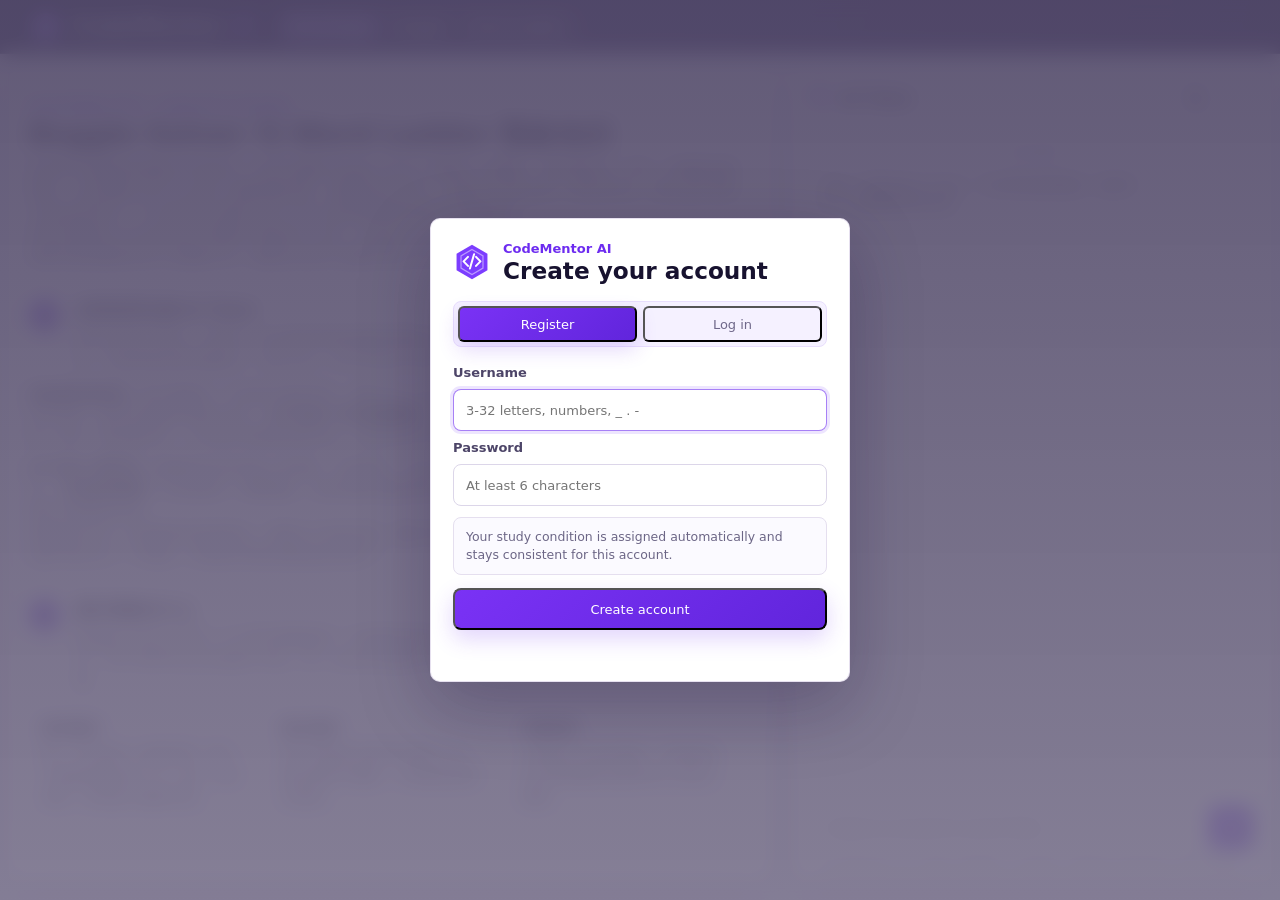
<file: index.html>
<!doctype html>
<html lang="en">
  <head>
    <meta charset="UTF-8" />
    <meta name="viewport" content="width=device-width, initial-scale=1.0" />
    <title>CodeMentor AI</title>
    <link rel="stylesheet" href="./styles.css?v=examples-lesson-1" />
  </head>
  <body>
    <div class="app-shell">
      <header class="topbar" aria-label="Primary navigation">
        <div class="brand-cluster">
          <div class="brand" aria-label="CodeMentor AI home">
            <span class="brand-mark" aria-hidden="true">
              <svg viewBox="0 0 64 64" role="img">
                <path d="M32 3 58 18v28L32 61 6 46V18L32 3Z" />
                <path d="M32 11 50.5 21.7v20.6L32 53 13.5 42.3V21.7L32 11Z" />
                <path d="M25.2 23.4 17.8 31l7.4 7.6M38.8 23.4 46.2 31l-7.4 7.6M35.5 18.9 28.5 43.1" />
              </svg>
            </span>
            <span class="brand-name">CodeMentor <strong>AI</strong></span>
          </div>
          <div class="mode-switch" role="tablist" aria-label="Study view">
            <button class="active" type="button" role="tab" aria-selected="true" data-left-view="lesson">Knowledge</button>
            <button type="button" role="tab" aria-selected="false" data-left-view="practice">Boggle</button>
            <button type="button" role="tab" aria-selected="false" data-left-view="word-ladder">Word Ladder</button>
          </div>
          <div class="knowledge-gate-note" id="knowledge-gate-note" aria-live="polite" hidden>
            Read Knowledge for 6:00 to unlock practice.
          </div>
          <div class="view-timer" id="view-timer" aria-live="polite" hidden>
            <span id="view-timer-label">Knowledge</span>
            <strong id="view-timer-value">0s</strong>
          </div>
        </div>

        <div class="account-status" id="account-status" hidden>
          <a class="activity-link" href="./activity.html">Activity</a>
          <span id="account-name">Not signed in</span>
          <span class="account-mode" id="account-tutor-mode">Tutor</span>
          <button type="button" id="logout-button">Log out</button>
        </div>
      </header>

      <main class="practice-layout">
        <section class="problem-panel lesson-mode" aria-labelledby="problem-title">
          <section class="lesson-pane" id="lesson-pane" aria-labelledby="lesson-title">
            <div class="lesson-hero">
              <span class="lesson-kicker">Knowledge First · required 6 minutes</span>
              <h1 id="lesson-title">Boggle Solver 与 Word Ladder 预备知识</h1>
              <p>
                这页用于做题前快速建立共同语言。你会先理解 Boggle Solver 需要的二维棋盘、相邻格移动、DFS、回溯和前缀剪枝，
                也会理解 Word Ladder 需要的隐式图、最短路径和 BFS。阅读时不用记住某一种标准写法，重点是弄清楚
                “状态如何变化”“什么时候停止搜索”以及“为什么某种搜索顺序能保证答案最短”。
              </p>
              <p class="lesson-note">
                登录后需要在 Knowledge 页面累计阅读满 6 分钟，Boggle 和 Word Ladder 才会解锁。这个时间按账号保留，
                刷新页面或重新登录不会重新计时；解锁后仍然可以随时切回 Knowledge 复习。
              </p>
            </div>

            <section class="lesson-section lesson-tutor-guide">
              <div class="lesson-section-heading">
                <span>1</span>
                <div>
                  <h2>怎样使用右侧 AI Tutor</h2>
                  <p>
                    你可以在学习知识、写代码、运行测试和阅读报错时随时向右侧 AI Tutor 提问。它的目标不是替你完成题目，
                    而是帮助你把问题拆小、定位卡点，并引导你自己做出下一步判断。
                  </p>
                </div>
              </div>
              <div class="tutor-guide-flow">
                <p>
                  <strong>适合提问的时机：</strong>看不懂题意、不会设计递归状态、测试只过一部分、Traceback 看不懂，
                  或者想确认下一步优化方向时，都可以直接问右侧 Tutor。
                  <strong>AI Tutor 可以直接看到：</strong>当前题目、你正在看的页面类型、编辑器里的代码、语言、测试通过率、
                  公开提示和最新报错信息；这些内容不用手动复制到对话里。
                </p>
                <p>
                  <strong>AI Tutor 看不到：</strong>隐藏测试的具体输入和答案、你的密码、后台私有文件，
                  以及没有写进页面或对话的外部信息。
                  <strong>它会如何回答：</strong>它会给提示、解释概念、提出检查问题和调试方向；
                  它不会直接输出完整代码、最终答案或逐行可复制的实现。
                </p>
              </div>
              <p class="lesson-note">
                推荐提问方式：先说明你目前的想法，再指出卡住的位置。例如“我会枚举起点，但不知道 used 什么时候恢复”，
                或者“我只过了一半测试，怀疑是对角线/重复格处理错了”。
              </p>
            </section>

            <section class="lesson-section">
              <div class="lesson-section-heading">
                <span>2</span>
                <div>
                  <h2>题目要解决什么</h2>
                  <p>
                    Boggle Solver 给你一个小写字母棋盘和一个候选单词列表。你要返回所有能在棋盘上“走出来”的候选单词。
                    每个单词可以从任意格子开始，每一步走到当前格子的 8 个邻居之一：上、下、左、右和四个对角线。
                  </p>
                </div>
              </div>
              <div class="lesson-rule-grid">
                <article>
                  <strong>路径规则</strong>
                  <p>同一个单词的一条路径里，同一个棋盘格最多用一次。换一个单词时，所有格子重新可用。</p>
                </article>
                <article>
                  <strong>输出规则</strong>
                  <p>每个找到的字典词只返回一次。输出顺序不重要，不需要返回路径坐标。</p>
                </article>
                <article>
                  <strong>本题深度</strong>
                  <p>小数据可以逐词搜索；更强的做法会用前缀信息提前停止无意义搜索。</p>
                </article>
              </div>
            </section>

            <section class="lesson-section lesson-visual-pair">
              <article class="lesson-visual-card">
                <div>
                  <h2>二维棋盘与 8 个方向</h2>
                  <p>
                    棋盘里的每个格子都可以用行号和列号定位。站在中心格时，下一步可能落在周围八个位置。
                    写程序时，最常见的第一步是把“方向”整理成一组固定的行列变化。
                  </p>
                </div>
                <div class="neighbor-grid" aria-label="Eight neighboring cells">
                  <span>NW</span><span>N</span><span>NE</span>
                  <span>W</span><strong>cell</strong><span>E</span>
                  <span>SW</span><span>S</span><span>SE</span>
                </div>
              </article>

              <article class="lesson-visual-card">
                <div>
                  <h2>一条词路径怎样形成</h2>
                  <p>
                    搜索一个词时，你可以把它想象成“当前走到第几个字母”。如果当前格字符匹配，就继续走下一个邻居；
                    如果走不通，就退回上一步尝试别的方向。
                  </p>
                </div>
                <div class="path-demo" aria-label="Example path">
                  <div class="mini-board">
                    <span class="path-cell">S</span><span class="path-cell">E</span><span>T</span><span>P</span>
                    <span>A</span><span>L</span><span class="path-cell">A</span><span class="path-cell">R</span>
                    <span>T</span><span>N</span><span>H</span><span class="path-cell">C</span>
                    <span>O</span><span>D</span><span>E</span><span class="path-cell">H</span>
                  </div>
                  <div class="path-caption">
                    <strong>目标词示意</strong>
                    <span>S → E → A → R → C → H</span>
                    <p>路径可以拐弯，也可以走对角线。</p>
                  </div>
                </div>
              </article>
            </section>

            <section class="lesson-section">
              <div class="lesson-section-heading">
                <span>3</span>
                <div>
                  <h2>DFS：沿着一条路先走到底</h2>
                  <p>
                    深度优先搜索的核心是“先把当前选择继续探索下去”。在这道题里，当前状态通常包含：
                    你站在哪个格子、当前单词匹配到哪个位置、哪些格子已经在这条路径里用过。
                  </p>
                </div>
              </div>
              <ol class="lesson-steps">
                <li><strong>选择起点：</strong>一个单词可能从棋盘上任何格子开始。</li>
                <li><strong>检查匹配：</strong>当前格子的字母必须对应当前要找的字母。</li>
                <li><strong>继续深入：</strong>如果还没完成这个词，就去 8 个邻居里尝试下一步。</li>
                <li><strong>判断成功：</strong>当所有字母都按规则匹配完，就找到了这个词。</li>
              </ol>
              <p class="lesson-note">
                对初学者来说，DFS 可以先想成“站在一个格子上问三个问题”：当前位置是否合法？这个格子能不能用？
                当前字母是否匹配？三个问题都通过后，才继续尝试下一步。
              </p>
            </section>

            <section class="lesson-section">
              <div class="lesson-section-heading">
                <span>4</span>
                <div>
                  <h2>回溯：走错了要恢复现场</h2>
                  <p>
                    回溯不是新的搜索算法，而是 DFS 里非常重要的“恢复动作”。你进入一个格子时要把它标记为已使用；
                    当这条分支探索结束，不管成功还是失败，都要把这个标记撤销，让其他路径还能使用它。
                  </p>
                </div>
              </div>
              <div class="backtrack-strip">
                <span>选择一个格子</span>
                <span>标记为已使用</span>
                <span>探索邻居</span>
                <span>撤销标记</span>
              </div>
              <p class="lesson-note">
                如果忘记撤销标记，后面的路径会错误地认为某些格子不可用；如果完全不做标记，又可能在同一条路径里重复使用同一个格子。
              </p>
            </section>

            <section class="lesson-section">
              <div class="lesson-section-heading">
                <span>5</span>
                <div>
                  <h2>基础思路：先写一个能走格子的搜索</h2>
                  <p>
                    在考虑速度之前，可以先用一个朴素但清晰的思路把规则写对：对每个候选词，从棋盘上的每个格子尝试出发；
                    走路径时记录当前已经访问过哪些格子；如果当前字母匹配，就继续检查周围 8 个邻居。这个版本不需要先考虑时间复杂度，
                    它的价值是帮助你把“起点、邻居、访问状态、成功条件”这些基本动作想清楚。
                  </p>
                </div>
              </div>
              <ol class="lesson-steps">
                <li><strong>遍历候选词：</strong>一次只关心一个目标词，先判断它能不能在棋盘上形成。</li>
                <li><strong>遍历每个格子：</strong>每个格子都可能是这个词的第一个字母。</li>
                <li><strong>进入搜索函数：</strong>搜索状态可以包含当前位置、目标词匹配到第几个字符、当前路径用过的格子。</li>
                <li><strong>检查当前格：</strong>越界、已经用过、字母不匹配时，这条路直接失败。</li>
                <li><strong>继续找邻居：</strong>当前字母匹配后，把格子标记为已访问，再尝试 8 个方向里的下一个格子。</li>
                <li><strong>恢复现场：</strong>这条分支结束后，把当前格从已访问集合里撤销，让别的路径可以继续使用它。</li>
                <li><strong>收集结果：</strong>如果一个词找到至少一条合法路径，就把它加入结果；同一个词只加入一次。</li>
              </ol>
              <div class="pseudo-flow" aria-label="Basic search outline">
                <span>for each word</span>
                <span>for each start cell</span>
                <span>search(row, col, index, visited)</span>
                <span>check boundary / used / character</span>
                <span>try 8 neighbors</span>
                <span>unmark visited</span>
              </div>
              <p class="lesson-note">
                这个思路接近伪代码，但故意不写成完整程序。你可以把它当成代码框里的路线图：先让小测试通过，
                再根据后续测试结果决定是否需要加前缀剪枝。
              </p>
            </section>

            <section class="lesson-section">
              <div class="lesson-section-heading">
                <span>6</span>
                <div>
                  <h2>从逐词搜索到前缀剪枝</h2>
                  <p>
                    最直接的想法是：对每个候选词，都在棋盘上搜索一遍。这个方法容易理解，也适合作为第一版思路。
                    但是当很多词共享前缀时，会反复走相同的路径，速度会变慢。
                  </p>
                </div>
              </div>
              <div class="concept-grid">
                <article>
                  <h3>逐词搜索</h3>
                  <p>适合先验证 DFS 和回溯规则是否正确。缺点是重复搜索较多。</p>
                </article>
                <article>
                  <h3>前缀树思路</h3>
                  <p>把字典组织成“前缀是否存在”的结构。当前路径不可能成为任何单词时，就不用继续往下走。</p>
                </article>
                <article>
                  <h3>何时需要剪枝</h3>
                  <p>棋盘较大、单词很多、共享开头很多时，剪枝能明显减少搜索分支。</p>
                </article>
              </div>
              <p class="lesson-note">
                这道题允许你先写朴素版本来理解规则；但后面的测试会考察时间复杂度。若发现答案正确但运行很慢，
                可以把“逐个单词搜索”改成“在棋盘上走路径，同时查这些路径是不是某些单词的前缀”。
              </p>
            </section>

            <section class="lesson-section">
              <div class="lesson-section-heading">
                <span>7</span>
                <div>
                  <h2>Trie：把字典变成“前缀地图”</h2>
                  <p>
                    Trie，也叫前缀树，可以把很多单词共享的开头合并在一起。比如 <code>sea</code>、<code>seat</code>、
                    <code>search</code> 都从 <code>s → e</code> 开始，Trie 只需要保存一次这个共同前缀。搜索棋盘时，
                    当前路径每多走一个字母，就沿着 Trie 往下一层走一步。
                  </p>
                </div>
              </div>
              <div class="concept-grid">
                <article>
                  <h3>节点表示前缀</h3>
                  <p>从根节点走到某个节点，对应目前路径形成的字符串前缀。</p>
                </article>
                <article>
                  <h3>边表示下一个字母</h3>
                  <p>如果当前 Trie 节点没有某个字母的分支，说明继续走这个字母没有意义。</p>
                </article>
                <article>
                  <h3>终止标记表示单词</h3>
                  <p>某个节点可以标记“到这里正好是一个完整单词”，搜索到这里就可以收集答案。</p>
                </article>
              </div>
              <p class="lesson-note">
                Trie 的关键不是背代码，而是理解它解决了什么问题：当棋盘路径形成的前缀根本不在字典里时，
                立刻停止这条分支，不再浪费时间探索更长路径。
              </p>
            </section>

            <section class="lesson-section">
              <div class="lesson-section-heading">
                <span>8</span>
                <div>
                  <h2>前缀剪枝：什么时候可以提前停</h2>
                  <p>
                    前缀剪枝的判断很简单：当前路径形成的字符串，如果不是任何候选词的前缀，那么再往后加字母也不可能变成候选词。
                    这时可以直接回退。它不会改变答案，只会减少无效搜索。
                  </p>
                </div>
              </div>
              <div class="prefix-demo" aria-label="Prefix pruning examples">
                <div>
                  <strong>继续搜索</strong>
                  <span><code>se</code> 是 <code>seat</code>、<code>search</code> 的前缀</span>
                </div>
                <div>
                  <strong>收集单词</strong>
                  <span><code>sea</code> 本身是一个词，也可能继续形成更长词</span>
                </div>
                <div>
                  <strong>立刻剪掉</strong>
                  <span><code>sx</code> 不是任何词的前缀，后面不用再走</span>
                </div>
              </div>
              <p class="lesson-note">
                用 Trie 做剪枝时，搜索状态里除了棋盘位置、匹配进度、访问集合，还可以带上“当前 Trie 节点”。
                这样不用反复拼接字符串再去查前缀，搜索会更自然。
              </p>
            </section>

            <section class="lesson-section">
              <div class="lesson-section-heading">
                <span>9</span>
                <div>
                  <h2>复杂度直觉：为什么朴素方法会慢</h2>
                  <p>
                    如果对每个候选词都从每个格子重新 DFS，一组共享前缀的单词会反复走同样的前几步。
                    例如许多单词都以 <code>pre</code>、<code>sea</code> 或 <code>aaa</code> 开头时，朴素搜索会重复探索大量相同路径。
                  </p>
                </div>
              </div>
              <div class="concept-grid">
                <article>
                  <h3>正确性优先</h3>
                  <p>先保证 8 个方向、边界、visited 和去重都正确。否则优化会掩盖基础错误。</p>
                </article>
                <article>
                  <h3>再看速度</h3>
                  <p>如果小 case 通过、大 case 超时，通常说明搜索分支太多，需要用前缀剪枝减少无效尝试。</p>
                </article>
                <article>
                  <h3>调试方式</h3>
                  <p>运行后先看 Testcases 的难度梯队，再打开 Traceback 或向 Tutor 描述失败现象。</p>
                </article>
              </div>
            </section>

            <section class="lesson-section">
              <div class="lesson-section-heading">
                <span>10</span>
                <div>
                  <h2>做题前检查表</h2>
                  <p>开始写代码前，先确认自己能回答这些问题。回答越清楚，后面的调试成本越低。</p>
                </div>
              </div>
              <ul class="lesson-checklist">
                <li>如何枚举棋盘上的所有起点？</li>
                <li>如何判断一个邻居是否仍在棋盘范围内？</li>
                <li>如何保证同一条路径不会重复使用同一格？</li>
                <li>一次搜索结束后，如何恢复已使用标记？</li>
                <li>如何避免同一个单词被加入结果多次？</li>
                <li>如果当前路径已经不可能成为任何候选词，能不能提前停止？</li>
              </ul>
            </section>

            <section class="lesson-section">
              <div class="lesson-section-heading">
                <span>11</span>
                <div>
                  <h2>常见错误</h2>
                  <p>这道题的难点不在语法，而在状态管理。下面这些错误很适合用测试用例逐步排查。</p>
                </div>
              </div>
              <div class="mistake-list">
                <span>只检查 4 个方向，漏掉对角线</span>
                <span>递归返回后没有恢复已访问状态</span>
                <span>允许一条路径重复踩同一个格子</span>
                <span>把重复找到的词加入多次</span>
                <span>把空棋盘、单行棋盘或矩形棋盘处理错</span>
                <span>返回了坐标、路径或布尔值，而不是单词列表</span>
              </div>
            </section>

            <section class="lesson-section">
              <div class="lesson-section-heading">
                <span>12</span>
                <div>
                  <h2>Word Ladder：把单词看成图上的点</h2>
                  <p>
                    Word Ladder 和 Boggle Solver 表面上都和“单词”有关，但本质不同。Word Ladder 没有棋盘，也没有回溯路径；
                    它更像是在一张看不见的图上找最短路。每个长度合适的单词是一个节点，如果两个单词只差一个字符，
                    就可以认为它们之间有一条边。
                  </p>
                </div>
              </div>
              <div class="concept-grid">
                <article>
                  <h3>节点是什么</h3>
                  <p><code>beginWord</code>、<code>endWord</code> 和字典里长度相同的单词，都可以作为图中的节点。</p>
                </article>
                <article>
                  <h3>边是什么</h3>
                  <p>两个单词长度相同，并且恰好只有一个字符不同，才能一步互相转换。</p>
                </article>
                <article>
                  <h3>答案是什么</h3>
                  <p>答案是最短转换序列里的单词个数，包括起点和终点；不是改变字符的次数。</p>
                </article>
              </div>
              <p class="lesson-note">
                例如 <code>hit → hot → dot → dog → cog</code> 有 5 个单词，所以返回 <code>5</code>。
                如果 <code>endWord</code> 不在字典中，题目规定直接返回 <code>0</code>，因为终点不能作为合法序列的最后一个单词。
              </p>
            </section>

            <section class="lesson-section">
              <div class="lesson-section-heading">
                <span>13</span>
                <div>
                  <h2>为什么 Word Ladder 适合 BFS</h2>
                  <p>
                    Word Ladder 要找的是“最短”转换序列。每次转换的代价都一样，都是改变一个字符，所以它是无权图最短路问题。
                    BFS 会一层一层向外扩展：先看距离起点 1 步的单词，再看 2 步的单词，再看 3 步的单词。
                    因此第一次遇到 <code>endWord</code> 时，当前层数就是最短答案。
                  </p>
                </div>
              </div>
              <ol class="lesson-steps">
                <li><strong>从起点入队：</strong>把 <code>beginWord</code> 作为第 1 层，因为序列已经包含起点本身。</li>
                <li><strong>扩展邻居：</strong>从当前单词出发，找到所有只差一个字符、并且在字典中的单词。</li>
                <li><strong>记录访问：</strong>一个单词第一次进入队列时就标记为已访问，避免重复入队和循环。</li>
                <li><strong>按层计数：</strong>每扩展到下一层，序列长度增加 1；第一次弹出或生成终点时即可返回。</li>
              </ol>
              <p class="lesson-note">
                这里不要用 DFS 去随便找一条路径，因为 DFS 先找到的路径不一定最短。BFS 的关键价值就是“先短后长”，
                这正好对应题目要求的最短转换序列。
              </p>
            </section>

            <section class="lesson-section">
              <div class="lesson-section-heading">
                <span>14</span>
                <div>
                  <h2>如何准确判断一步转换</h2>
                  <p>
                    判断两个单词能否相邻，必须满足两个条件：长度相同，并且不同字符的位置数量正好是 1。
                    不同位置为 0 表示还是同一个词，不算一次转换；不同位置大于 1 表示一步改动太多，也不合法。
                  </p>
                </div>
              </div>
              <div class="concept-grid">
                <article>
                  <h3>直接比较</h3>
                  <p>对当前词和候选词逐字符比较，数一数有几个位置不同。这个方法直观，适合理解规则。</p>
                </article>
                <article>
                  <h3>生成邻居</h3>
                  <p>也可以枚举每个位置，把它替换成其他字母，检查新词是否在字典集合中。</p>
                </article>
                <article>
                  <h3>通配模式</h3>
                  <p>例如 <code>hot</code> 可对应 <code>*ot</code>、<code>h*t</code>、<code>ho*</code>，共享模式的词可能相邻。</p>
                </article>
              </div>
              <p class="lesson-note">
                常见错误包括：把转换次数当成答案而少算起点、允许一次改变两个字符、没有过滤长度不同的词、
                没有在访问过的单词上做标记，或者在 <code>endWord</code> 不在字典时仍然继续搜索。
              </p>
            </section>

            <section class="lesson-section">
              <div class="lesson-section-heading">
                <span>15</span>
                <div>
                  <h2>两道题的核心区别</h2>
                  <p>
                    Boggle Solver 的目标是找出所有能形成的单词，因此更关注 DFS、回溯、路径状态和前缀剪枝；
                    Word Ladder 的目标是找一条最短转换序列，因此更关注图建模、BFS 层次、访问集合和最短路计数。
                    学会第一题的 DFS 不会自动解决第二题，因为第二题的关键不是“走完所有可能”，而是“按距离从近到远搜索”。
                  </p>
                </div>
              </div>
              <div class="mistake-list">
                <span>Boggle：格子路径，单词路径内不能重复用格</span>
                <span>Word Ladder：单词图，访问过的单词通常不重复入队</span>
                <span>Boggle：可能需要找很多答案</span>
                <span>Word Ladder：只需要最短序列长度</span>
                <span>Boggle：DFS/回溯是自然起点</span>
                <span>Word Ladder：BFS 是保证最短的自然起点</span>
              </div>
            </section>

            <section class="lesson-section lesson-ready">
              <h2>准备进入练习</h2>
              <p>
                如果你已经能用自己的话解释 Boggle 中 DFS 为什么需要“标记”和“撤销”，以及 Word Ladder 中 BFS
                为什么第一次到达终点就是最短答案，就可以切换到对应练习。做题时先实现一个正确但不一定最快的版本，
                再根据测试结果考虑前缀剪枝、邻居生成或访问集合的优化。
              </p>
            </section>
          </section>

          <div class="learning-pane">
            <div class="problem-toolbar">
              <div class="topic-link static-topic" aria-label="Current topic">
                <span>Array &amp; Hashing</span>
              </div>
              <div class="problem-actions">
                <span class="difficulty"><span></span>Easy</span>
                <button class="icon-button light reading-expand-button" type="button" aria-label="Expand problem statement" title="Expand problem statement" aria-pressed="false">
                  <svg viewBox="0 0 24 24" aria-hidden="true">
                    <path d="M8 3H3v5M16 3h5v5M21 16v5h-5M3 16v5h5" />
                  </svg>
                </button>
                <button class="icon-button bookmark" type="button" aria-label="Bookmark problem" title="Bookmark problem">
                  <svg viewBox="0 0 24 24" aria-hidden="true">
                    <path d="M6.8 4.2h10.4v16l-5.2-3.1-5.2 3.1V4.2Z" />
                  </svg>
                </button>
              </div>
            </div>

            <article class="problem-statement">
              <h1 id="problem-title"><span id="problem-name-en">Two Sum</span><span id="problem-name-zh">两数之和</span></h1>
              <div id="problem-description" class="problem-description">Given an array of integers nums and an integer target, return indices of the two numbers such that they add up to target. You may assume that each input would have exactly one solution, and you may not use the same element twice.</div>
            </article>

            <div class="examples" aria-label="Examples">
              <div class="example-block">
                <h2>Example 1:</h2>
                <pre data-example="0"><strong>Input:</strong> nums = [2, 7, 11, 15], target = 9
<strong>Output:</strong> [0, 1]</pre>
              </div>
              <div class="example-block">
                <h2>Example 2:</h2>
                <pre data-example="1"><strong>Input:</strong> nums = [3, 2, 4], target = 6
<strong>Output:</strong> [1, 2]</pre>
              </div>
            </div>
          </div>

          <section class="editor-panel" aria-label="Code editor">
            <div class="editor-tabs">
              <div class="tabs-left" role="tablist" aria-label="Editor views">
                <button class="tab active" type="button" role="tab" aria-selected="true" data-view-tab="code">
                  <svg viewBox="0 0 24 24" aria-hidden="true">
                    <path d="m9 18-6-6 6-6M15 6l6 6-6 6M14 4l-4 16" />
                  </svg>
                  <span>Code</span>
                </button>
                <button class="tab" type="button" role="tab" aria-selected="false" data-view-tab="testcases">
                  <svg viewBox="0 0 24 24" aria-hidden="true">
                    <path d="M9 3h6M10 3v5.3l-4.8 8A3 3 0 0 0 7.8 21h8.4a3 3 0 0 0 2.6-4.6l-4.8-8V3" />
                    <path d="M7.2 14h9.6" />
                  </svg>
                  <span>Testcases</span>
                </button>
                <button class="tab traceback-tab" type="button" role="tab" aria-selected="false" data-view-tab="traceback">
                  <svg viewBox="0 0 24 24" aria-hidden="true">
                    <path d="M12 9v4M12 17h.01" />
                    <path d="M10.3 3.9 2.6 17.2A2 2 0 0 0 4.3 20h15.4a2 2 0 0 0 1.7-2.8L13.7 3.9a2 2 0 0 0-3.4 0Z" />
                  </svg>
                  <span>Traceback</span>
                </button>
              </div>
              <div class="editor-tools">
                <button class="icon-button light code-undo-button" type="button" data-action="undo-code" aria-label="Undo code change" title="Undo code change" disabled>
                  <svg viewBox="0 0 24 24" aria-hidden="true">
                    <path d="M9 14 4 9l5-5" />
                    <path d="M4 9h10a6 6 0 0 1 0 12h-1" />
                  </svg>
                </button>
                <button class="icon-button light code-reset-button" type="button" data-action="reset-code" aria-label="Reset to starter code" title="Reset to starter code">
                  <svg viewBox="0 0 24 24" aria-hidden="true">
                    <path d="M4 4v6h6" />
                    <path d="M20 11a8 8 0 1 0-2.3 5.7" />
                    <path d="M20 4v6h-6" />
                  </svg>
                </button>
                <label class="visually-hidden" for="language-select">Programming language</label>
                <select class="language-select" id="language-select" aria-label="Programming language">
                  <option value="python" selected>Python</option>
                  <option value="javascript">JavaScript</option>
                </select>
                <button class="icon-button light editor-expand-button" type="button" aria-label="Expand code editor" title="Expand editor">
                  <svg viewBox="0 0 24 24" aria-hidden="true">
                    <path d="M8 3H3v5M16 3h5v5M21 16v5h-5M3 16v5h5" />
                  </svg>
                </button>
              </div>
            </div>

            <div class="code-surface runnable" aria-label="Code editor">
              <pre class="line-gutter" aria-hidden="true" id="line-gutter">1
2
3
4
5
6
7
8</pre>
              <div class="editor-code-wrap">
                <pre class="syntax-highlight" id="syntax-highlight" aria-hidden="true"></pre>
                <textarea id="code-editor" spellcheck="false" aria-label="Edit solution code">from typing import List

class Solution:
    def twoSum(self, nums: List[int], target: int) -> List[int]:
        seen = {}

        for i, num in enumerate(nums):
            need = target - num
            if need in seen:
                return [seen[need], i]
            seen[num] = i
        return []</textarea>
              </div>
            </div>
            <div class="testcases-panel" id="testcases-panel" hidden>
              <div class="testcase-summary" id="testcase-summary">
                <strong>Score</strong>
                <span>Run the code to see testcase results.</span>
              </div>
              <div class="public-testcases" id="public-testcases" aria-label="Visible testcases"></div>
              <div class="hidden-testcases">
                <div class="hidden-testcases-title">Hidden testcases</div>
                <div class="hidden-testcase-grid" id="hidden-testcase-grid" aria-label="Hidden testcase results"></div>
              </div>
            </div>
            <div class="traceback-panel" id="traceback-panel" hidden>
              <div class="traceback-summary" id="traceback-summary">
                <strong>No traceback</strong>
                <span>Runtime errors will appear here with the full stack trace.</span>
              </div>
              <pre class="traceback-content" id="traceback-content">Run the code to capture a traceback.</pre>
            </div>
            <div class="test-output" id="test-output" role="status" aria-live="polite">Ready</div>
          </section>

          <div class="execution-row">
            <button class="run-button" type="button" data-action="run">
              <svg viewBox="0 0 24 24" aria-hidden="true">
                <path d="M8 5v14l11-7L8 5Z" />
              </svg>
              <span>Run</span>
            </button>
            <button class="submit-button" type="button" data-action="submit">
              <svg viewBox="0 0 24 24" aria-hidden="true">
                <path d="M22 2 11 13" />
                <path d="m22 2-7 20-4-9-9-4 20-7Z" />
              </svg>
              <span>Submit</span>
            </button>
            <span class="status-message" role="status">
              <svg viewBox="0 0 24 24" aria-hidden="true">
                <path d="M20 6 9 17l-5-5" />
              </svg>
              Ready
            </span>
          </div>
        </section>

        <aside class="tutor-panel" aria-labelledby="tutor-title">
          <div class="tutor-header">
            <div class="tutor-title">
              <span class="spark-icon" aria-hidden="true">
                <svg viewBox="0 0 24 24">
                  <path d="M13 2 11 9 4 11l7 2 2 7 2-7 7-2-7-2-2-7ZM5 3l-.8 2.8L1.5 6.6l2.7.8L5 10l.8-2.6 2.7-.8-2.7-.8L5 3Z" />
                </svg>
              </span>
              <h2 id="tutor-title">AI Tutor</h2>
            </div>
            <div class="tutor-actions">
              <button class="icon-button light" type="button" aria-label="Conversation history" title="History">
                <svg viewBox="0 0 24 24" aria-hidden="true">
                  <path d="M3 12a9 9 0 1 0 3-6.7L3 8" />
                  <path d="M3 3v5h5M12 7v5l3.5 2" />
                </svg>
              </button>
              <button class="icon-button light" type="button" aria-label="More actions" title="More actions">
                <svg viewBox="0 0 24 24" aria-hidden="true">
                  <path d="M12 5h.01M12 12h.01M12 19h.01" />
                </svg>
              </button>
            </div>
          </div>

          <div class="chat-thread" aria-live="polite">
            <div class="message-group tutor">
              <span class="message-time">10:21 AM</span>
              <div class="message tutor">
                <div class="bubble">
                  <div class="bubble-content">
                    <p>你好！我是你的 AI Tutor，可以帮你梳理思路、检查代码，或者解释测试结果。</p>
                  </div>
                </div>
              </div>
            </div>
          </div>

          <form class="chat-composer" aria-label="Ask AI tutor">
            <label class="visually-hidden" for="mentor-input">Ask AI tutor</label>
            <input id="mentor-input" type="text" placeholder="Ask me anything about this problem..." autocomplete="off" />
            <button class="send-button" type="submit" aria-label="Send message">
              <svg viewBox="0 0 24 24" aria-hidden="true">
                <path d="M22 2 11 13" />
                <path d="m22 2-7 20-4-9-9-4 20-7Z" />
              </svg>
            </button>
          </form>
          <p class="fine-print">AI responses can make mistakes. Consider verifying important information.</p>
        </aside>
      </main>
    </div>
    <div class="auth-gate" id="auth-gate" role="dialog" aria-modal="true" aria-labelledby="auth-title">
      <section class="auth-panel">
        <div class="auth-brand">
          <span class="brand-mark" aria-hidden="true">
            <svg viewBox="0 0 64 64" role="img">
              <path d="M32 3 58 18v28L32 61 6 46V18L32 3Z" />
              <path d="M32 11 50.5 21.7v20.6L32 53 13.5 42.3V21.7L32 11Z" />
              <path d="M25.2 23.4 17.8 31l7.4 7.6M38.8 23.4 46.2 31l-7.4 7.6M35.5 18.9 28.5 43.1" />
            </svg>
          </span>
          <div>
            <span>CodeMentor AI</span>
            <h2 id="auth-title">Create your account</h2>
          </div>
        </div>
        <div class="auth-switch" role="tablist" aria-label="Account mode">
          <button class="active" type="button" data-auth-mode="register">Register</button>
          <button type="button" data-auth-mode="login">Log in</button>
        </div>
        <form class="auth-form" id="auth-form">
          <label for="auth-username">Username</label>
          <input id="auth-username" name="username" autocomplete="username" placeholder="3-32 letters, numbers, _ . -" required />
          <label for="auth-password">Password</label>
          <input id="auth-password" name="password" type="password" autocomplete="new-password" placeholder="At least 6 characters" required />
          <p class="study-assignment-note" id="tutor-style-note">
            Your study condition is assigned automatically and stays consistent for this account.
          </p>
          <button id="auth-submit" type="submit">Create account</button>
          <p class="auth-message" id="auth-message" role="status" aria-live="polite"></p>
        </form>
      </section>
    </div>
    <script src="./problems.js?v=examples-lesson-1"></script>
    <script>
      window.CODEMENTOR_CONFIG = {
        backendBaseUrl: "https://normal-appreciation-question-space.trycloudflare.com",
        tutorApiUrl: "https://normal-appreciation-question-space.trycloudflare.com/api/tutor",
        activityApiUrl: "https://normal-appreciation-question-space.trycloudflare.com/api/activity",
        viewTimeApiUrl: "https://normal-appreciation-question-space.trycloudflare.com/api/view-times",
      };
    </script>
    <script src="./script.js?v=examples-lesson-1"></script>
  </body>
</html>
</file>
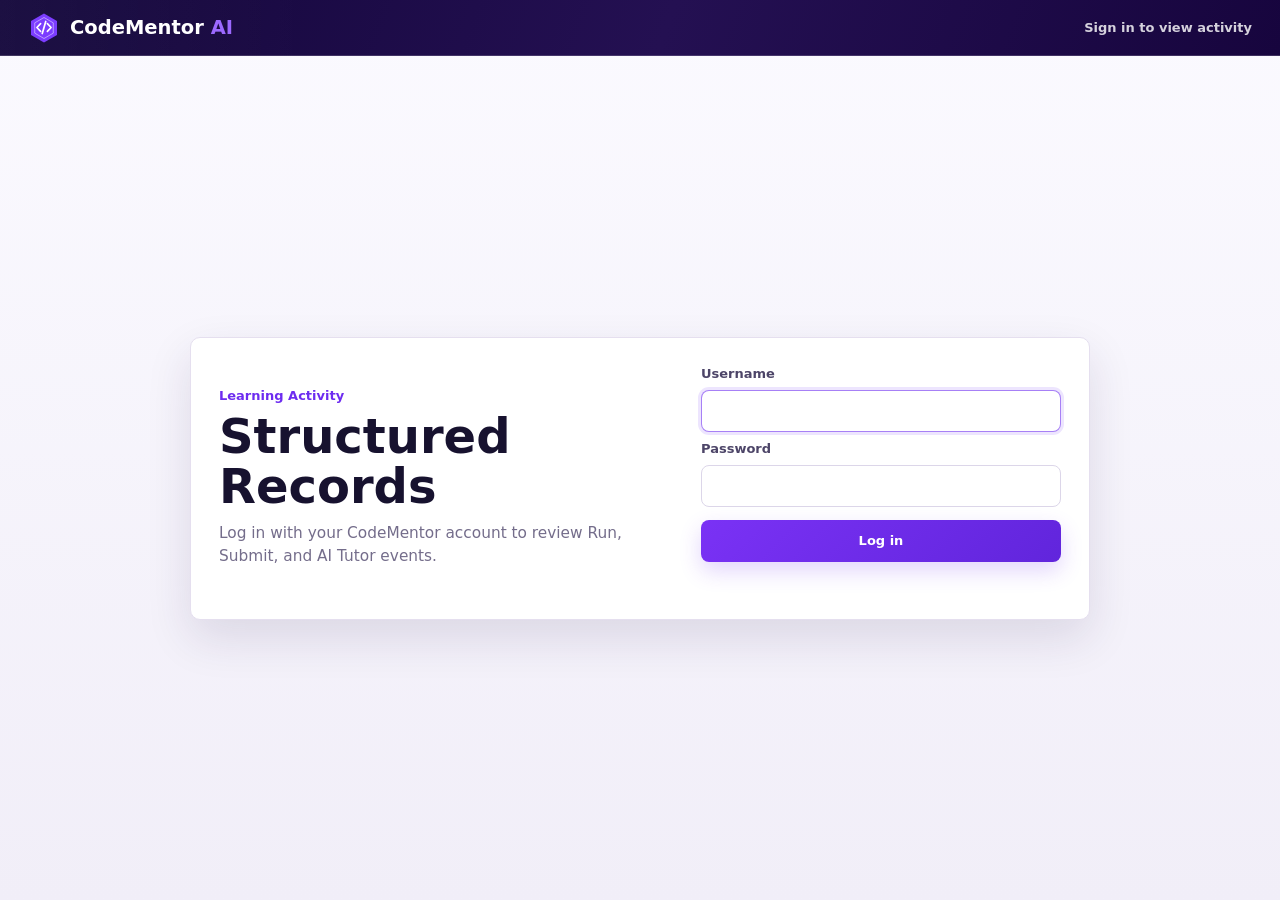
<file: activity.html>
<!doctype html>
<html lang="en">
  <head>
    <meta charset="UTF-8" />
    <meta name="viewport" content="width=device-width, initial-scale=1.0" />
    <title>CodeMentor AI Activity</title>
    <link rel="stylesheet" href="./activity.css?v=traceback-1" />
  </head>
  <body>
    <main class="activity-app">
      <header class="activity-header">
        <a class="brand" href="./index.html" aria-label="Back to CodeMentor AI">
          <span class="brand-mark" aria-hidden="true">
            <svg viewBox="0 0 64 64" role="img">
              <path d="M32 3 58 18v28L32 61 6 46V18L32 3Z" />
              <path d="M32 11 50.5 21.7v20.6L32 53 13.5 42.3V21.7L32 11Z" />
              <path d="M25.2 23.4 17.8 31l7.4 7.6M38.8 23.4 46.2 31l-7.4 7.6M35.5 18.9 28.5 43.1" />
            </svg>
          </span>
          <span>CodeMentor <strong>AI</strong></span>
        </a>
        <div class="header-actions">
          <p id="activity-status">Sign in to view activity</p>
          <button id="refresh-button" type="button" hidden>Refresh</button>
          <button id="logout-button" type="button" hidden>Log out</button>
        </div>
      </header>

      <section class="login-panel" id="login-panel">
        <div>
          <span>Learning Activity</span>
          <h1>Structured Records</h1>
          <p>Log in with your CodeMentor account to review Run, Submit, and AI Tutor events.</p>
        </div>
        <form id="login-form" class="login-form">
          <label for="activity-username">Username</label>
          <input id="activity-username" autocomplete="username" required />
          <label for="activity-password">Password</label>
          <input id="activity-password" type="password" autocomplete="current-password" required />
          <button type="submit">Log in</button>
          <p id="login-message" role="status" aria-live="polite"></p>
        </form>
      </section>

      <section class="activity-dashboard" id="activity-dashboard" hidden>
        <div class="summary-grid" id="summary-grid" aria-label="Activity summary"></div>
        <div class="activity-scroll">
          <section class="analytics-panel">
            <div class="panel-heading">
              <div>
                <span>Learning Curve</span>
                <h2>Accuracy over interactions</h2>
              </div>
              <p>Horizontal axis is interaction order; vertical axis is testcase accuracy.</p>
            </div>
            <div class="accuracy-chart" id="accuracy-chart" aria-label="Accuracy trend"></div>
          </section>
          <section class="analytics-panel timeline-panel">
            <div class="panel-heading">
              <div>
                <span>Activity Timeline</span>
                <h2>Chats and submissions</h2>
              </div>
              <p>AI Tutor conversations appear on the left; Run and Submit events appear on the right.</p>
            </div>
            <div class="activity-timeline" id="activity-timeline" aria-live="polite">
              <div class="empty-state">
                <strong>No structured records yet.</strong>
                <span>Run code, submit, or chat with AI Tutor from the main page.</span>
              </div>
            </div>
          </section>
        </div>
      </section>
    </main>

    <script>
      window.CODEMENTOR_CONFIG = {
        backendBaseUrl: "https://normal-appreciation-question-space.trycloudflare.com",
      };
    </script>
    <script src="./activity.js?v=traceback-1"></script>
  </body>
</html>
</file>
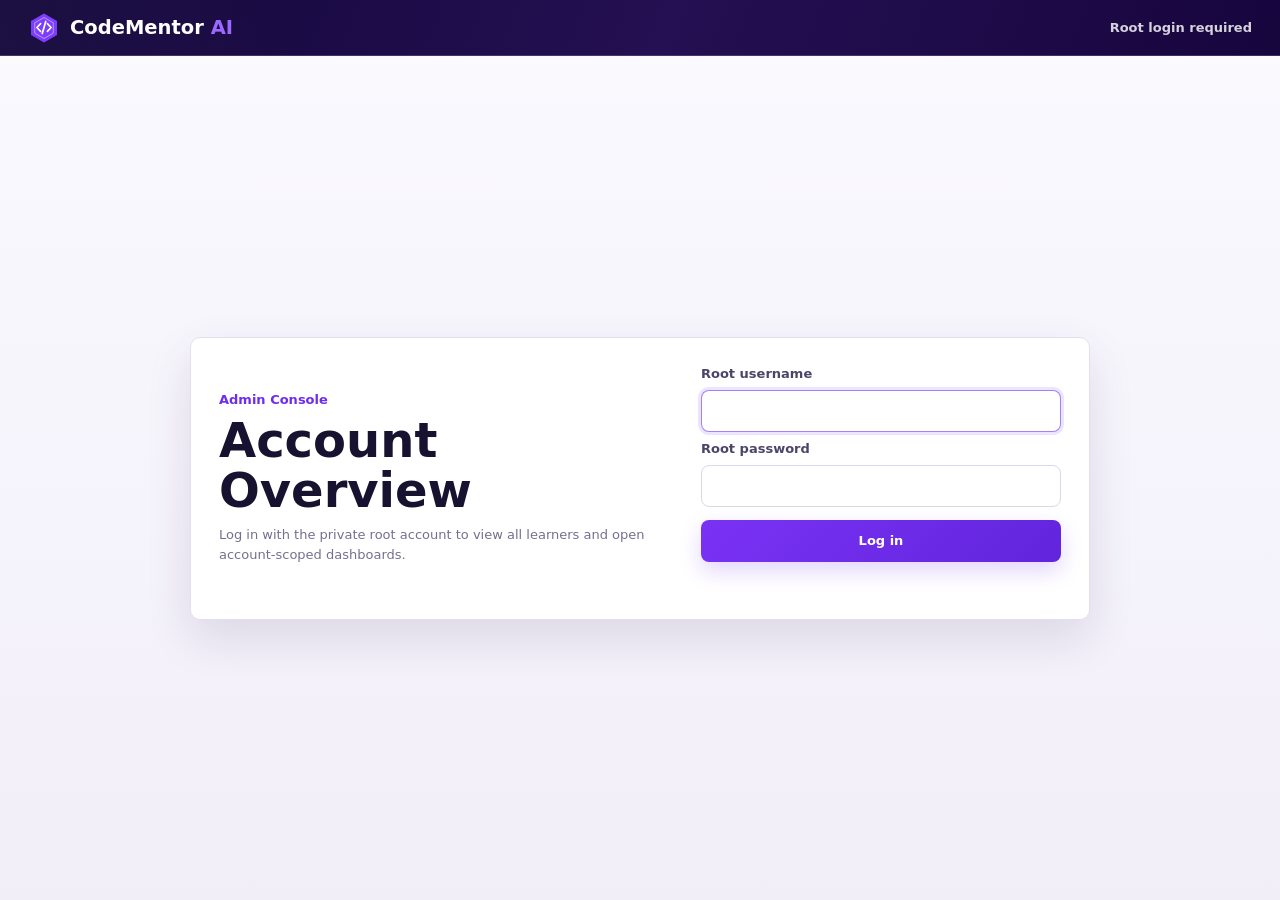
<file: admin.html>
<!doctype html>
<html lang="en">
  <head>
    <meta charset="UTF-8" />
    <meta name="viewport" content="width=device-width, initial-scale=1.0" />
    <title>CodeMentor AI Admin</title>
    <link rel="stylesheet" href="./admin.css?v=admin-console-1" />
  </head>
  <body>
    <main class="admin-app">
      <header class="admin-header">
        <a class="brand" href="./index.html" aria-label="Back to CodeMentor AI">
          <span class="brand-mark" aria-hidden="true">
            <svg viewBox="0 0 64 64" role="img">
              <path d="M32 3 58 18v28L32 61 6 46V18L32 3Z" />
              <path d="M32 11 50.5 21.7v20.6L32 53 13.5 42.3V21.7L32 11Z" />
              <path d="M25.2 23.4 17.8 31l7.4 7.6M38.8 23.4 46.2 31l-7.4 7.6M35.5 18.9 28.5 43.1" />
            </svg>
          </span>
          <span>CodeMentor <strong>AI</strong></span>
        </a>
        <div class="header-actions">
          <p id="admin-status">Root login required</p>
          <button id="refresh-button" type="button" hidden>Refresh</button>
          <button id="logout-button" type="button" hidden>Log out</button>
        </div>
      </header>

      <section class="login-panel" id="login-panel">
        <div>
          <span>Admin Console</span>
          <h1>Account Overview</h1>
          <p>Log in with the private root account to view all learners and open account-scoped dashboards.</p>
        </div>
        <form id="login-form" class="login-form">
          <label for="admin-username">Root username</label>
          <input id="admin-username" autocomplete="username" required />
          <label for="admin-password">Root password</label>
          <input id="admin-password" type="password" autocomplete="current-password" required />
          <button type="submit">Log in</button>
          <p id="login-message" role="status" aria-live="polite"></p>
        </form>
      </section>

      <section class="admin-console" id="admin-console" hidden>
        <section class="console-intro">
          <div>
            <span>Root Console</span>
            <h1>All Accounts</h1>
            <p>Passwords are stored as irreversible hashes. This page shows password storage status, not plaintext.</p>
          </div>
          <a class="secondary-link" href="./activity.html" target="_blank" rel="noopener noreferrer">Open dashboard login</a>
        </section>

        <section class="metric-grid" id="metric-grid" aria-label="Admin summary"></section>

        <section class="accounts-panel">
          <div class="panel-heading">
            <div>
              <span>Accounts</span>
              <h2>Learner records</h2>
            </div>
            <p id="generated-at">-</p>
          </div>
          <div class="accounts-scroll" id="account-list" aria-live="polite"></div>
        </section>
      </section>
    </main>

    <script>
      window.CODEMENTOR_CONFIG = {
        backendBaseUrl: "https://normal-appreciation-question-space.trycloudflare.com",
      };
    </script>
    <script src="./admin.js?v=view-timer-1"></script>
  </body>
</html>
</file>
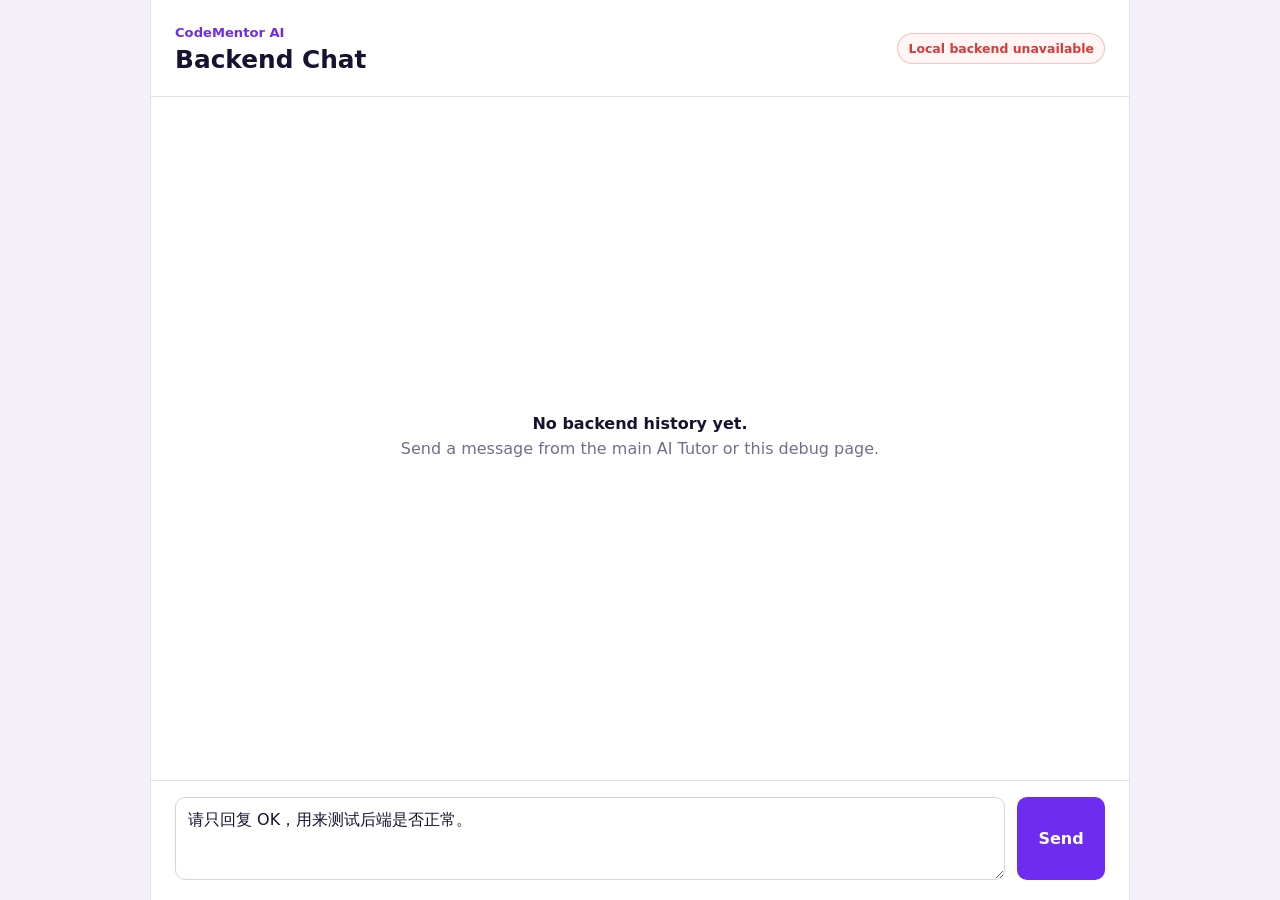
<file: backend-chat.html>
<!doctype html>
<html lang="en">
  <head>
    <meta charset="UTF-8" />
    <meta name="viewport" content="width=device-width, initial-scale=1.0" />
    <title>AI Tutor Backend Chat</title>
    <link rel="stylesheet" href="./backend-chat.css?v=debug-chat-2" />
  </head>
  <body>
    <main class="debug-app">
      <header class="debug-header">
        <div>
          <span>CodeMentor AI</span>
          <h1>Backend Chat</h1>
        </div>
        <p id="backend-status">Checking local backend...</p>
      </header>

      <section class="debug-thread" id="debug-thread" aria-live="polite">
        <div class="empty-state">
          <strong>Backend history will appear here.</strong>
          <span>This page keeps the latest 100k characters from http://127.0.0.1:8787.</span>
        </div>
      </section>

      <form class="debug-composer" id="debug-form">
        <label class="visually-hidden" for="debug-input">Test backend prompt</label>
        <textarea id="debug-input" rows="3" placeholder="Type a raw backend message...">请只回复 OK，用来测试后端是否正常。</textarea>
        <button type="submit">Send</button>
      </form>
    </main>

    <script src="./backend-chat.js?v=debug-chat-2"></script>
  </body>
</html>
</file>
<file: styles.css>
:root {
  --ink: #17122f;
  --muted: #6c6686;
  --surface: #ffffff;
  --line: #e5dfef;
  --soft: #f8f6fd;
  --purple: #6d2cf0;
  --purple-deep: #13063a;
  --green: #22a65a;
  --red: #d93939;
  --shadow: 0 10px 28px rgba(39, 28, 74, 0.12), 0 1px 6px rgba(39, 28, 74, 0.08);
  --radius: 8px;
  --mono: "SFMono-Regular", Consolas, "Liberation Mono", monospace;
}

* {
  box-sizing: border-box;
}

html,
body {
  width: 100%;
  height: 100%;
  overflow: hidden;
}

body {
  margin: 0;
  color: var(--ink);
  background: linear-gradient(180deg, #fbfaff 0%, #f1eef8 100%);
  font-family: Inter, ui-sans-serif, system-ui, -apple-system, BlinkMacSystemFont, "Segoe UI", sans-serif;
  font-size: 13px;
  letter-spacing: 0;
}

button,
input,
select,
textarea {
  font: inherit;
}

button,
a,
select {
  -webkit-tap-highlight-color: transparent;
}

a {
  color: inherit;
  text-decoration: none;
}

svg {
  display: block;
}

.app-shell {
  width: 100%;
  height: 100vh;
  display: grid;
  grid-template-rows: 54px minmax(0, 1fr);
  overflow: hidden;
}

.topbar {
  min-width: 0;
  height: 54px;
  display: grid;
  grid-template-columns: minmax(0, 1fr) auto;
  align-items: center;
  gap: 16px;
  padding: 8px 30px;
  color: #ffffff;
  background:
    linear-gradient(90deg, rgba(255, 255, 255, 0.04), transparent 24%),
    linear-gradient(110deg, var(--purple-deep) 0%, #241052 52%, #17053e 100%);
  border-bottom: 1px solid rgba(255, 255, 255, 0.16);
  overflow: hidden;
}

.brand {
  min-width: 0;
  display: inline-flex;
  align-items: center;
  gap: 10px;
}

.brand-cluster {
  min-width: 0;
  display: inline-flex;
  align-items: center;
  gap: 18px;
}

.brand-mark {
  width: 32px;
  height: 32px;
  flex: 0 0 auto;
}

.brand-mark svg path:first-child {
  fill: #7c3dff;
}

.brand-mark svg path:nth-child(2) {
  fill: none;
  stroke: rgba(255, 255, 255, 0.48);
  stroke-width: 2;
}

.brand-mark svg path:last-child {
  fill: none;
  stroke: #ffffff;
  stroke-linecap: round;
  stroke-linejoin: round;
  stroke-width: 3.4;
}

.brand-name {
  min-width: 0;
  color: #ffffff;
  font-size: 1.38rem;
  font-weight: 800;
  line-height: 1;
  white-space: nowrap;
}

.brand-name strong {
  color: #9c69ff;
  font-weight: 900;
}

.mode-switch {
  height: 34px;
  display: inline-flex;
  align-items: center;
  padding: 3px;
  background: rgba(255, 255, 255, 0.1);
  border: 1px solid rgba(255, 255, 255, 0.2);
  border-radius: 999px;
}

.mode-switch button {
  height: 26px;
  min-width: 74px;
  padding: 0 12px;
  color: rgba(255, 255, 255, 0.82);
  background: transparent;
  border: 0;
  border-radius: 999px;
  font-weight: 820;
  cursor: pointer;
  transition:
    color 160ms ease,
    background 160ms ease,
    box-shadow 160ms ease;
}

.mode-switch button:hover,
.mode-switch button:focus-visible {
  color: #ffffff;
  background: rgba(255, 255, 255, 0.12);
}

.mode-switch button.active {
  color: #ffffff;
  background: rgba(156, 105, 255, 0.42);
  box-shadow: 0 5px 14px rgba(28, 8, 70, 0.22);
}

.mode-switch button:disabled,
.mode-switch button.locked {
  cursor: not-allowed;
  color: rgba(255, 255, 255, 0.46);
  background: transparent;
  box-shadow: none;
}

.knowledge-gate-note {
  min-height: 32px;
  display: inline-flex;
  align-items: center;
  padding: 0 11px;
  color: #fff4c2;
  background: rgba(255, 178, 77, 0.14);
  border: 1px solid rgba(255, 218, 137, 0.32);
  border-radius: 999px;
  font-size: 0.74rem;
  font-weight: 840;
  white-space: nowrap;
}

.knowledge-gate-note[hidden] {
  display: none;
}

.view-timer {
  height: 32px;
  display: inline-flex;
  align-items: center;
  gap: 8px;
  padding: 0 11px;
  color: #ffffff;
  background: rgba(255, 255, 255, 0.1);
  border: 1px solid rgba(255, 255, 255, 0.22);
  border-radius: 999px;
  white-space: nowrap;
}

.view-timer[hidden] {
  display: none;
}

.view-timer span {
  color: rgba(255, 255, 255, 0.78);
  font-size: 0.74rem;
  font-weight: 800;
}

.view-timer strong {
  color: #ffffff;
  font-size: 0.82rem;
  font-weight: 900;
}

.account-status {
  min-width: 0;
  display: inline-flex;
  align-items: center;
  gap: 10px;
  justify-self: end;
  color: rgba(255, 255, 255, 0.88);
  font-weight: 720;
}

.account-status[hidden] {
  display: none;
}

.account-status span {
  max-width: 180px;
  overflow: hidden;
  text-overflow: ellipsis;
  white-space: nowrap;
}

.account-status .account-mode {
  max-width: none;
  height: 26px;
  display: inline-flex;
  align-items: center;
  padding: 0 9px;
  color: #f0e8ff;
  background: rgba(156, 105, 255, 0.22);
  border: 1px solid rgba(255, 255, 255, 0.2);
  border-radius: 999px;
  font-size: 0.72rem;
  font-weight: 840;
}

.account-status button {
  height: 32px;
  padding: 0 12px;
  color: #ffffff;
  background: rgba(255, 255, 255, 0.1);
  border: 1px solid rgba(255, 255, 255, 0.24);
  border-radius: var(--radius);
  cursor: pointer;
}

.activity-link {
  height: 32px;
  display: inline-flex;
  align-items: center;
  padding: 0 12px;
  color: #ffffff;
  background: rgba(156, 105, 255, 0.2);
  border: 1px solid rgba(255, 255, 255, 0.22);
  border-radius: var(--radius);
  font-weight: 800;
}

.activity-link:hover {
  background: rgba(156, 105, 255, 0.3);
}

.account-status button:hover {
  background: rgba(255, 255, 255, 0.16);
}

.main-nav {
  min-width: 0;
  display: flex;
  justify-content: center;
  gap: 26px;
  font-size: 0.9rem;
  font-weight: 650;
  white-space: nowrap;
}

.main-nav a,
.main-nav span {
  min-height: 36px;
  display: inline-flex;
  align-items: center;
  border-radius: 999px;
  color: rgba(255, 255, 255, 0.9);
}

.main-nav a.active,
.main-nav span.active {
  padding: 0 22px;
  background: rgba(134, 87, 255, 0.32);
}

.account-strip {
  min-width: 0;
  display: flex;
  align-items: center;
  justify-content: flex-end;
  gap: 10px;
  overflow: hidden;
}

.metric-pill {
  min-height: 36px;
  display: inline-flex;
  align-items: center;
  gap: 8px;
  padding: 0 13px;
  color: #ffffff;
  background: rgba(101, 62, 192, 0.34);
  border-radius: 8px;
  white-space: nowrap;
}

.metric-pill svg {
  width: 18px;
  height: 18px;
  stroke: none;
}

.metric-pill:first-child svg path:first-child {
  fill: #ffb24d;
}

.metric-pill:first-child svg path:last-child {
  fill: #ff7447;
}

.metric-pill:nth-child(2) svg path:first-child {
  fill: #c087ff;
}

.metric-pill:nth-child(2) svg path:not(:first-child) {
  fill: none;
  stroke: rgba(255, 255, 255, 0.6);
  stroke-linecap: round;
  stroke-linejoin: round;
  stroke-width: 1.4;
}

.icon-button,
.profile-button,
.run-button,
.submit-button,
.send-button,
.tab {
  border: 0;
  cursor: pointer;
}

.icon-button {
  width: 34px;
  height: 34px;
  display: inline-grid;
  place-items: center;
  flex: 0 0 auto;
  border-radius: var(--radius);
  background: transparent;
}

.icon-button svg {
  width: 20px;
  height: 20px;
  fill: none;
  stroke: currentColor;
  stroke-linecap: round;
  stroke-linejoin: round;
  stroke-width: 2.2;
}

.icon-button.ghost {
  color: #ffffff;
}

.icon-button.light {
  color: #4d456f;
}

.icon-button:hover,
.profile-button:hover,
.language-select:hover,
.tab:hover {
  background: rgba(109, 44, 240, 0.08);
}

.icon-button:disabled {
  cursor: not-allowed;
  opacity: 0.38;
}

.icon-button:disabled:hover {
  background: transparent;
}

.editor-expand-button[aria-pressed="true"],
.reading-expand-button[aria-pressed="true"] {
  color: #ffffff;
  background: var(--purple);
}

.profile-button {
  width: 38px;
  height: 38px;
  display: inline-grid;
  place-items: center;
  flex: 0 0 auto;
  color: #ffffff;
  background: #6843dc;
  border: 2px solid rgba(255, 255, 255, 0.9);
  border-radius: 999px;
  font-size: 1rem;
}

.practice-layout {
  min-width: 0;
  min-height: 0;
  width: 100%;
  max-width: 1880px;
  height: 100%;
  margin: 0 auto;
  display: grid;
  grid-template-columns: minmax(0, 1.43fr) minmax(330px, 0.9fr);
  gap: 18px;
  padding: 16px 8px 18px;
  overflow: hidden;
}

.problem-panel,
.tutor-panel {
  min-width: 0;
  min-height: 0;
  height: 100%;
  background: var(--surface);
  border: 1px solid var(--line);
  border-radius: var(--radius);
  box-shadow: var(--shadow);
  overflow: hidden;
}

.problem-panel {
  display: grid;
  grid-template-rows: minmax(190px, 0.92fr) minmax(280px, 1fr) auto;
  gap: 12px;
  padding: 14px 18px 16px;
  overflow-x: hidden;
  overflow-y: hidden;
  overscroll-behavior: contain;
}

.learning-pane {
  min-height: 0;
  overflow-x: hidden;
  overflow-y: auto;
  padding-right: 6px;
  scrollbar-gutter: stable;
}

.learning-pane::-webkit-scrollbar {
  width: 8px;
}

.learning-pane::-webkit-scrollbar-track {
  background: transparent;
}

.learning-pane::-webkit-scrollbar-thumb {
  background: #d8cef1;
  border-radius: 999px;
}

.learning-pane::-webkit-scrollbar-thumb:hover {
  background: #b99cf6;
}

.lesson-pane {
  display: none;
  min-height: 0;
  height: 100%;
  overflow-x: hidden;
  overflow-y: auto;
  padding: 4px 8px 8px 2px;
  color: #30294e;
  scrollbar-gutter: stable;
}

.problem-panel.lesson-mode {
  grid-template-rows: minmax(0, 1fr);
}

.problem-panel.lesson-mode .lesson-pane {
  display: block;
}

.problem-panel.lesson-mode .learning-pane,
.problem-panel.lesson-mode .editor-panel,
.problem-panel.lesson-mode .execution-row {
  display: none;
}

.problem-panel.code-expanded .lesson-pane {
  display: none;
}

.lesson-pane::-webkit-scrollbar {
  width: 8px;
}

.lesson-pane::-webkit-scrollbar-track {
  background: transparent;
}

.lesson-pane::-webkit-scrollbar-thumb {
  background: #d8cef1;
  border-radius: 999px;
}

.lesson-pane::-webkit-scrollbar-thumb:hover {
  background: #b99cf6;
}

.lesson-hero {
  padding: 8px 0 16px;
  border-bottom: 1px solid var(--line);
}

.lesson-kicker {
  color: var(--purple);
  font-size: 0.78rem;
  font-weight: 850;
}

.lesson-hero h1 {
  margin: 8px 0 8px;
  color: var(--ink);
  font-size: 1.72rem;
  line-height: 1.08;
  letter-spacing: 0;
}

.lesson-hero p,
.lesson-section p,
.lesson-note,
.lesson-ready p {
  margin: 0;
  color: #3f375d;
  font-size: 0.88rem;
  line-height: 1.56;
}

.lesson-section {
  padding: 16px 0;
  border-bottom: 1px solid var(--line);
}

.lesson-section:last-child {
  border-bottom: 0;
}

.lesson-section-heading {
  display: grid;
  grid-template-columns: 34px minmax(0, 1fr);
  gap: 12px;
  align-items: start;
}

.lesson-section-heading > span {
  width: 30px;
  height: 30px;
  display: inline-grid;
  place-items: center;
  color: #ffffff;
  background: linear-gradient(135deg, #7a32f5, #5420c4);
  border-radius: 999px;
  font-weight: 850;
  box-shadow: 0 7px 18px rgba(109, 44, 240, 0.22);
}

.lesson-section h2 {
  margin: 0 0 7px;
  color: var(--ink);
  font-size: 1.05rem;
  line-height: 1.2;
}

.lesson-rule-grid,
.concept-grid {
  display: grid;
  grid-template-columns: repeat(3, minmax(0, 1fr));
  gap: 10px;
  margin-top: 13px;
}

.tutor-guide-flow {
  display: grid;
  gap: 8px;
  margin-top: 12px;
  color: #3f375d;
  font-size: 0.88rem;
  line-height: 1.58;
}

.tutor-guide-flow p {
  margin: 0;
}

.tutor-guide-flow strong {
  color: var(--ink);
  font-weight: 850;
}

.lesson-rule-grid article,
.concept-grid article,
.lesson-visual-card,
.lesson-ready {
  min-width: 0;
  background: #fbfaff;
  border: 1px solid var(--line);
  border-radius: var(--radius);
}

.lesson-rule-grid article,
.concept-grid article {
  padding: 12px;
}

.lesson-rule-grid strong,
.concept-grid h3 {
  display: block;
  margin: 0 0 6px;
  color: var(--ink);
  font-size: 0.9rem;
  font-weight: 850;
}

.concept-grid article:nth-child(2) {
  background: #f8f3ff;
  border-color: #dbc9ff;
}

.lesson-visual-pair {
  display: grid;
  grid-template-columns: repeat(2, minmax(0, 1fr));
  gap: 12px;
}

.lesson-visual-card {
  display: grid;
  gap: 14px;
  padding: 14px;
}

.neighbor-grid {
  width: min(100%, 260px);
  display: grid;
  grid-template-columns: repeat(3, minmax(0, 1fr));
  gap: 7px;
}

.neighbor-grid span,
.neighbor-grid strong,
.mini-board span {
  min-height: 42px;
  display: inline-grid;
  place-items: center;
  color: #2b2445;
  background: #ffffff;
  border: 2px solid #d8ccf2;
  border-radius: 8px;
  font-weight: 850;
}

.neighbor-grid strong {
  color: #ffffff;
  background: var(--purple);
  border-color: var(--purple);
}

.path-demo {
  display: grid;
  grid-template-columns: minmax(150px, 190px) minmax(0, 1fr);
  gap: 14px;
  align-items: center;
}

.mini-board {
  display: grid;
  grid-template-columns: repeat(4, minmax(0, 1fr));
  gap: 7px;
}

.mini-board .path-cell {
  color: var(--purple);
  background: #f4efff;
  border-color: var(--purple);
  box-shadow: 0 5px 12px rgba(109, 44, 240, 0.12);
}

.path-caption {
  min-width: 0;
  display: grid;
  gap: 7px;
}

.path-caption strong {
  color: var(--ink);
  font-size: 0.85rem;
}

.path-caption span {
  color: var(--purple);
  font-weight: 900;
  overflow-wrap: anywhere;
}

.lesson-steps,
.lesson-checklist {
  margin: 13px 0 0;
  padding-left: 22px;
  color: #3f375d;
  font-size: 0.88rem;
  line-height: 1.58;
}

.lesson-steps li + li,
.lesson-checklist li + li {
  margin-top: 5px;
}

.backtrack-strip,
.pseudo-flow,
.mistake-list {
  display: flex;
  flex-wrap: wrap;
  gap: 8px;
  margin-top: 13px;
}

.backtrack-strip span,
.pseudo-flow span,
.mistake-list span {
  min-height: 34px;
  display: inline-flex;
  align-items: center;
  padding: 0 11px;
  color: #3a3158;
  background: #f7f4ff;
  border: 1px solid #dfd4f5;
  border-radius: 999px;
  font-size: 0.78rem;
  font-weight: 760;
}

.pseudo-flow span {
  color: #4c258e;
  background: #f3edff;
  border-color: #d8c8ff;
  font-family: var(--mono);
}

.prefix-demo {
  display: grid;
  grid-template-columns: repeat(3, minmax(0, 1fr));
  gap: 10px;
  margin-top: 13px;
}

.prefix-demo div {
  min-width: 0;
  padding: 12px;
  background: #fbfaff;
  border: 1px solid var(--line);
  border-radius: var(--radius);
}

.prefix-demo strong,
.prefix-demo span {
  display: block;
}

.prefix-demo strong {
  margin-bottom: 6px;
  color: var(--ink);
  font-size: 0.9rem;
}

.prefix-demo span {
  color: #3f375d;
  font-size: 0.86rem;
  line-height: 1.5;
}

.lesson-note {
  margin-top: 10px;
}

.lesson-ready {
  padding: 15px;
  background: linear-gradient(135deg, #fbfaff, #f4efff);
}

.lesson-ready h2 {
  margin-bottom: 7px;
}

.catalog-view[hidden] {
  display: none;
}

.problem-panel.catalog-mode {
  padding: 0;
}

.problem-panel.catalog-mode > .problem-toolbar,
.problem-panel.catalog-mode > .learning-pane,
.problem-panel.catalog-mode > .problem-statement,
.problem-panel.catalog-mode > .examples,
.problem-panel.catalog-mode > .editor-panel,
.problem-panel.catalog-mode > .execution-row {
  display: none;
}

.catalog-view {
  min-height: 0;
  height: 100%;
  display: flex;
  flex-direction: column;
  background: linear-gradient(180deg, #ffffff, #fbfaff);
}

.catalog-header {
  flex: 0 0 auto;
  display: flex;
  align-items: center;
  justify-content: space-between;
  gap: 16px;
  padding: 22px 24px 17px;
  border-bottom: 1px solid var(--line);
}

.catalog-header span {
  color: var(--purple);
  font-size: 0.82rem;
  font-weight: 800;
}

.catalog-header h1 {
  margin: 7px 0 0;
  color: var(--ink);
  font-size: 1.65rem;
  letter-spacing: 0;
}

.catalog-close {
  min-height: 36px;
  display: inline-flex;
  align-items: center;
  gap: 8px;
  padding: 0 12px;
  color: #4d456d;
  background: #ffffff;
  border: 1px solid var(--line);
  border-radius: var(--radius);
  font-weight: 750;
}

.catalog-close svg {
  width: 16px;
  height: 16px;
  fill: none;
  stroke: currentColor;
  stroke-linecap: round;
  stroke-linejoin: round;
  stroke-width: 2.4;
}

.catalog-list {
  min-height: 0;
  flex: 1 1 auto;
  display: flex;
  flex-direction: column;
  gap: 12px;
  padding: 18px 22px 22px;
  overflow-y: auto;
  overscroll-behavior: contain;
  scrollbar-gutter: stable;
}

.catalog-category {
  flex: 0 0 auto;
  border: 1px solid var(--line);
  border-radius: var(--radius);
  background: #ffffff;
  box-shadow: 0 8px 20px rgba(39, 28, 74, 0.05);
  overflow: hidden;
  transition:
    border-color 160ms ease,
    box-shadow 160ms ease,
    transform 160ms ease;
}

.catalog-category:hover,
.catalog-category:focus-within {
  border-color: rgba(109, 44, 240, 0.28);
  box-shadow: 0 12px 26px rgba(88, 58, 160, 0.1);
}

.catalog-category-button {
  width: 100%;
  min-height: 58px;
  display: flex;
  align-items: center;
  justify-content: space-between;
  gap: 16px;
  padding: 0 16px;
  color: var(--ink);
  background: #ffffff;
  border-radius: 0;
  text-align: left;
  transition:
    color 160ms ease,
    background 160ms ease;
}

.catalog-category-button:hover,
.catalog-category-button:focus-visible {
  color: var(--purple);
  background: #f8f4ff;
}

.catalog-category-button:active {
  transform: translateY(1px);
}

.catalog-category.expanded .catalog-category-button {
  color: var(--purple);
  background: linear-gradient(90deg, #f5f0ff, #ffffff);
}

.category-copy {
  min-width: 0;
  display: flex;
  align-items: baseline;
  gap: 9px;
}

.category-copy strong {
  font-size: 1.02rem;
  transition: color 160ms ease;
}

.category-copy span {
  color: #817a9c;
  font-size: 0.8rem;
  font-weight: 750;
  transition: color 160ms ease;
}

.catalog-category-button:hover .category-copy span,
.catalog-category-button:focus-visible .category-copy span,
.catalog-category.expanded .category-copy span {
  color: #8b5cf6;
}

.category-meta {
  display: inline-flex;
  align-items: center;
  gap: 10px;
  color: #817a9c;
  font-size: 0.76rem;
  font-weight: 750;
}

.category-meta svg {
  width: 18px;
  height: 18px;
  fill: none;
  stroke: currentColor;
  stroke-linecap: round;
  stroke-linejoin: round;
  stroke-width: 2.2;
  transition:
    transform 160ms ease,
    color 160ms ease;
}

.catalog-category.expanded .category-meta svg {
  transform: rotate(180deg);
}

.catalog-tasks {
  display: grid;
  gap: 8px;
  padding: 0 12px 12px;
}

.catalog-tasks[hidden] {
  display: none;
}

.catalog-category.expanded .catalog-tasks {
  max-height: none;
  overflow: visible;
}

.catalog-task {
  min-height: 54px;
  display: flex;
  align-items: center;
  justify-content: space-between;
  gap: 16px;
  padding: 0 12px;
  color: #292240;
  background: #faf9fd;
  border: 1px solid #ede8f5;
  border-radius: 8px;
  text-align: left;
  cursor: pointer;
  transition:
    transform 160ms ease,
    color 160ms ease,
    border-color 160ms ease,
    background 160ms ease,
    box-shadow 160ms ease;
}

.catalog-task:hover,
.catalog-task:focus-visible {
  color: var(--purple);
  background: #f7f2ff;
  border-color: rgba(109, 44, 240, 0.38);
  box-shadow: 0 8px 18px rgba(109, 44, 240, 0.12);
  transform: translateY(-1px);
}

.catalog-task:active {
  transform: translateY(1px);
}

.catalog-task span:first-child {
  min-width: 0;
  display: grid;
  gap: 3px;
}

.catalog-task strong {
  font-size: 0.91rem;
  transition: color 160ms ease;
}

.catalog-task small {
  color: #817a9c;
  font-size: 0.74rem;
  font-weight: 750;
  transition: color 160ms ease;
}

.catalog-task:hover small,
.catalog-task:focus-visible small {
  color: #8b5cf6;
}

.catalog-list::-webkit-scrollbar {
  width: 8px;
}

.catalog-list::-webkit-scrollbar-track {
  background: transparent;
}

.catalog-list::-webkit-scrollbar-thumb {
  background: #d8cef1;
  border-radius: 999px;
}

.catalog-list::-webkit-scrollbar-thumb:hover {
  background: #b99cf6;
}

.task-difficulty {
  flex: 0 0 auto;
  color: var(--green);
  font-size: 0.74rem;
  font-weight: 800;
}

.task-difficulty.medium {
  color: #9a62e8;
}

.task-difficulty.hard {
  color: #d89513;
}

.problem-panel.code-expanded {
  grid-template-rows: minmax(0, 1fr) auto;
  padding: 12px;
  overflow: hidden;
}

.problem-panel.code-expanded .learning-pane,
.problem-panel.code-expanded .problem-toolbar,
.problem-panel.code-expanded .problem-statement,
.problem-panel.code-expanded .examples {
  display: none;
}

.problem-panel.code-expanded .editor-panel {
  flex: 1 1 auto;
}

.problem-panel.code-expanded .execution-row {
  margin-top: 10px;
}

.problem-panel.reading-expanded {
  grid-template-rows: minmax(0, 1fr);
  padding: 14px 18px 16px;
  overflow: hidden;
}

.problem-panel.reading-expanded .learning-pane {
  height: 100%;
}

.problem-panel.reading-expanded .editor-panel,
.problem-panel.reading-expanded .execution-row {
  display: none;
}

.problem-panel.reading-expanded .examples.visual-examples {
  grid-template-columns: 1fr 1fr;
}

.problem-toolbar,
.problem-actions,
.topic-link,
.tutor-header,
.tutor-title,
.tutor-actions,
.editor-tabs,
.tabs-left,
.editor-tools,
.execution-row,
.status-message {
  display: flex;
  align-items: center;
}

.problem-toolbar {
  flex: 0 0 auto;
  justify-content: space-between;
  gap: 14px;
  margin-bottom: 12px;
}

.topic-link {
  gap: 8px;
  color: var(--purple);
  background: transparent;
  border: 0;
  border-radius: 0;
  font: inherit;
  font-weight: 750;
  cursor: default;
}

.static-topic {
  display: inline-flex;
  align-items: center;
}

.topic-link svg {
  width: 16px;
  height: 16px;
  fill: none;
  stroke: #40385f;
  stroke-linecap: round;
  stroke-linejoin: round;
  stroke-width: 2.3;
}

.problem-actions {
  gap: 15px;
}

.difficulty {
  display: none;
  align-items: center;
  gap: 7px;
  color: var(--green);
  font-weight: 750;
}

.difficulty span {
  width: 7px;
  height: 7px;
  border-radius: 999px;
  background: var(--green);
}

.difficulty.medium {
  color: #9a62e8;
}

.difficulty.medium span {
  background: #9a62e8;
}

.difficulty.hard {
  color: #d89513;
}

.difficulty.hard span {
  background: #d89513;
}

.bookmark.active svg {
  fill: rgba(109, 44, 240, 0.14);
  stroke: var(--purple);
}

.problem-statement {
  flex: 0 0 auto;
  padding-bottom: 11px;
  border-bottom: 1px solid var(--line);
}

.problem-statement h1 {
  display: flex;
  align-items: baseline;
  gap: 10px;
  flex-wrap: wrap;
  margin: 0 0 9px;
  font-size: 1.58rem;
  line-height: 1.08;
}

#problem-name-zh {
  color: #6c6686;
  font-size: 0.98rem;
  font-weight: 750;
}

.problem-description {
  max-width: none;
  width: 100%;
  margin: 0 0 6px;
  color: #30294e;
  font-size: 0.9rem;
  line-height: 1.45;
  text-align: left;
}

.problem-description p {
  margin: 0 0 8px;
}

.problem-description ul,
.problem-description ol {
  margin: 6px 0 10px;
  padding-left: 18px;
}

.problem-description li + li {
  margin-top: 4px;
}

.problem-description code,
.problem-statement code {
  padding: 1px 5px;
  color: #5f24d6;
  background: #f4efff;
  border-radius: 5px;
  font-family: var(--mono);
  font-size: 0.9em;
}

.examples {
  flex: 0 0 auto;
  display: grid;
  grid-template-columns: 1fr 1fr;
  gap: 14px;
  margin: 12px 0 13px;
}

.example-block {
  min-width: 0;
}

.example-block h2 {
  margin: 0 0 6px;
  font-size: 0.86rem;
}

.example-block pre {
  height: 62px;
  margin: 0;
  padding: 10px 12px;
  overflow: hidden;
  color: #211b39;
  background: linear-gradient(180deg, #fbfaff, #f6f4fb);
  border: 1px solid var(--line);
  border-radius: var(--radius);
  font: 650 0.75rem/1.42 "SFMono-Regular", Consolas, "Liberation Mono", monospace;
  white-space: pre-wrap;
}

.examples.visual-examples {
  grid-template-columns: repeat(2, minmax(0, 1fr));
  align-items: stretch;
}

.text-example-list {
  grid-column: 1 / -1;
  display: grid;
  grid-template-columns: repeat(2, minmax(0, 1fr));
  gap: 12px 14px;
  min-width: 0;
}

.text-example-list-title {
  grid-column: 1 / -1;
  margin: 2px 0 -3px;
  color: #211b39;
  font-size: 0.9rem;
}

.text-example-list .example-block pre {
  height: auto;
  min-height: 66px;
  overflow: visible;
  white-space: pre-wrap;
  overflow-wrap: anywhere;
}

.visual-example-card {
  min-width: 0;
  display: grid;
  grid-template-rows: auto 1fr;
  overflow: hidden;
  background: #ffffff;
  border: 1px solid var(--line);
  border-radius: var(--radius);
  box-shadow: 0 8px 20px rgba(39, 28, 74, 0.05);
}

.visual-example-card figure {
  margin: 0;
  background: #f8f5ff;
  border-bottom: 1px solid var(--line);
}

.visual-example-card img {
  display: block;
  width: 100%;
  aspect-ratio: 12 / 7;
  object-fit: contain;
}

.visual-example-copy {
  display: grid;
  gap: 7px;
  padding: 10px 12px 12px;
}

.visual-example-copy h2 {
  margin: 0;
  color: #211b39;
  font-size: 0.88rem;
}

.visual-example-copy p {
  min-width: 0;
  margin: 0;
  color: #4a4168;
  font-size: 0.78rem;
  line-height: 1.42;
  overflow-wrap: anywhere;
}

.visual-example-copy dl {
  display: grid;
  gap: 6px;
  margin: 0;
}

.visual-example-copy dl div {
  display: grid;
  gap: 2px;
}

.visual-example-copy dt {
  color: var(--purple);
  font-size: 0.68rem;
  font-weight: 850;
  text-transform: uppercase;
}

.visual-example-copy dd {
  min-width: 0;
  margin: 0;
  overflow: visible;
  color: #2f294b;
  font: 650 0.68rem/1.35 "SFMono-Regular", Consolas, "Liberation Mono", monospace;
  overflow-wrap: anywhere;
  white-space: pre-wrap;
}

.editor-panel {
  min-height: 0;
  flex: 1 1 auto;
  display: flex;
  flex-direction: column;
  overflow: hidden;
  border: 1px solid var(--line);
  border-radius: var(--radius);
  background: #ffffff;
}

.editor-panel.show-testcases .code-surface {
  display: none;
}

.editor-panel.show-traceback .code-surface {
  display: none;
}

.editor-panel.show-testcases .testcases-panel {
  display: flex;
}

.editor-panel.show-traceback .testcases-panel {
  display: none;
}

.editor-panel.show-traceback .traceback-panel {
  display: flex;
}

.editor-tabs {
  flex: 0 0 40px;
  justify-content: space-between;
  gap: 12px;
  border-bottom: 1px solid var(--line);
}

.tabs-left {
  height: 100%;
}

.tab {
  min-height: 40px;
  display: inline-flex;
  align-items: center;
  gap: 7px;
  padding: 0 14px;
  color: #5b5478;
  background: transparent;
  border-radius: 0;
  font-weight: 750;
}

.tab svg {
  width: 17px;
  height: 17px;
  fill: none;
  stroke: currentColor;
  stroke-linecap: round;
  stroke-linejoin: round;
  stroke-width: 2;
}

.tab.active {
  color: var(--purple);
  box-shadow: inset 0 -2px 0 var(--purple);
}

.editor-panel.has-traceback .traceback-tab:not(.active) {
  color: var(--red);
}

.editor-panel.has-traceback .traceback-tab:not(.active)::after {
  content: "";
  width: 7px;
  height: 7px;
  border-radius: 999px;
  background: var(--red);
}

.editor-tools {
  gap: 8px;
  padding-right: 12px;
}

.language-select {
  height: 31px;
  min-width: 112px;
  padding: 0 30px 0 11px;
  color: #5a5278;
  background:
    linear-gradient(45deg, transparent 50%, #5a5278 50%) calc(100% - 15px) 13px / 5px 5px no-repeat,
    linear-gradient(135deg, #5a5278 50%, transparent 50%) calc(100% - 10px) 13px / 5px 5px no-repeat,
    #ffffff;
  border: 1px solid var(--line);
  border-radius: var(--radius);
  outline: 0;
  appearance: none;
  cursor: pointer;
}

.code-surface {
  min-height: 0;
  flex: 1 1 auto;
  display: grid;
  grid-template-columns: 44px minmax(0, 1fr);
  background: #fff;
  overflow: hidden;
}

.line-gutter {
  height: 100%;
  margin: 0;
  padding: 10px 0;
  overflow: hidden;
  color: #9691a8;
  background: #faf9fd;
  border-right: 1px solid #ede8f5;
  text-align: center;
  user-select: none;
  font: 0.83rem/1.6 "SFMono-Regular", Consolas, "Liberation Mono", monospace;
}

.editor-code-wrap {
  position: relative;
  min-width: 0;
  min-height: 0;
  height: 100%;
  overflow: hidden;
  background: #ffffff;
}

.syntax-highlight,
#code-editor {
  position: absolute;
  inset: 0;
  width: 100%;
  height: 100%;
  margin: 0;
  padding: 10px 15px;
  border: 0;
  tab-size: 4;
  font: 0.83rem/1.6 "SFMono-Regular", Consolas, "Liberation Mono", monospace;
  white-space: pre;
}

.syntax-highlight {
  pointer-events: none;
  overflow: hidden;
  color: #211b39;
}

#code-editor {
  resize: none;
  overflow: auto;
  color: transparent;
  caret-color: #19152d;
  background: transparent;
  outline: 0;
}

#code-editor::selection {
  background: rgba(109, 44, 240, 0.18);
}

.tok-keyword {
  color: #7c2ff2;
  font-weight: 750;
}

.tok-string {
  color: #15803d;
}

.tok-number {
  color: #2563eb;
}

.tok-comment {
  color: #7a8599;
  font-style: italic;
}

.tok-builtin {
  color: #0f766e;
}

.tok-class,
.tok-type {
  color: #1d68c6;
}

.tok-function {
  color: #b45309;
}

.tok-operator {
  color: #9333ea;
}

.test-output {
  flex: 0 0 auto;
  min-height: 32px;
  max-height: 58px;
  overflow: hidden;
  padding: 8px 12px;
  white-space: pre-wrap;
  color: #6f6888;
  background: #faf9fd;
  border-top: 1px solid var(--line);
  font: 0.74rem/1.42 "SFMono-Regular", Consolas, "Liberation Mono", monospace;
}

.test-output.pass {
  color: #137344;
  background: #f2fbf6;
}

.test-output.fail {
  color: #a92c2c;
  background: #fff5f5;
}

.traceback-panel {
  min-height: 0;
  flex: 1 1 auto;
  display: none;
  flex-direction: column;
  gap: 12px;
  padding: 12px;
  overflow: hidden;
  background: #ffffff;
}

.traceback-summary {
  display: flex;
  align-items: center;
  justify-content: space-between;
  gap: 12px;
  padding: 10px 12px;
  color: #312a4c;
  background: #f8f6fd;
  border: 1px solid var(--line);
  border-radius: var(--radius);
}

.traceback-summary.fail {
  color: #8f1f1f;
  background: #fff6f6;
  border-color: rgba(217, 57, 57, 0.24);
}

.traceback-summary strong {
  min-width: 0;
  overflow: hidden;
  font-size: 0.86rem;
  text-overflow: ellipsis;
  white-space: nowrap;
}

.traceback-summary span {
  color: var(--muted);
  font-size: 0.78rem;
}

.traceback-content {
  flex: 1 1 auto;
  min-height: 0;
  margin: 0;
  overflow: auto;
  padding: 12px;
  color: #34233d;
  background: #fffafa;
  border: 1px solid rgba(217, 57, 57, 0.22);
  border-radius: var(--radius);
  font: 0.74rem/1.5 "SFMono-Regular", Consolas, "Liberation Mono", monospace;
  tab-size: 2;
  white-space: pre-wrap;
  overflow-wrap: anywhere;
}

.testcases-panel {
  min-height: 0;
  flex: 1 1 auto;
  display: none;
  flex-direction: column;
  gap: 12px;
  padding: 12px;
  overflow: hidden;
  background: #ffffff;
}

.testcase-summary {
  display: flex;
  align-items: center;
  justify-content: space-between;
  gap: 12px;
  padding: 10px 12px;
  color: #312a4c;
  background: #f8f6fd;
  border: 1px solid var(--line);
  border-radius: var(--radius);
}

.testcase-summary strong {
  font-size: 0.86rem;
}

.testcase-summary span {
  color: var(--muted);
  font-size: 0.78rem;
}

.public-testcases {
  min-height: 0;
  display: grid;
  grid-template-columns: repeat(3, minmax(0, 1fr));
  gap: 10px;
}

.public-testcases.grouped-testcases {
  flex: 1 1 auto;
  display: flex;
  flex-direction: column;
  gap: 12px;
  overflow: auto;
  padding-right: 4px;
}

.testcase-group {
  display: grid;
  gap: 8px;
  padding: 10px;
  background: #fbfaff;
  border: 1px solid var(--line);
  border-radius: var(--radius);
}

.testcase-group header {
  display: flex;
  align-items: flex-start;
  justify-content: space-between;
  gap: 10px;
  color: #211a3a;
  font-size: 0.82rem;
}

.testcase-group header div {
  min-width: 0;
  display: grid;
  gap: 3px;
}

.testcase-group header p {
  margin: 0;
  color: var(--muted);
  font-size: 0.7rem;
  font-weight: 750;
  line-height: 1.35;
}

.testcase-group header span {
  color: var(--muted);
  font-size: 0.72rem;
  font-weight: 800;
  white-space: nowrap;
}

.hint-case-list {
  display: grid;
  grid-template-columns: repeat(2, minmax(0, 1fr));
  gap: 8px;
}

.hint-case {
  min-width: 0;
  min-height: 50px;
  display: flex;
  align-items: center;
  justify-content: space-between;
  gap: 10px;
  padding: 9px 10px;
  background: #ffffff;
  border: 1px solid var(--line);
  border-radius: var(--radius);
}

.hint-case.pass {
  border-color: rgba(34, 166, 90, 0.38);
  background: #f4fbf7;
}

.hint-case.fail {
  border-color: rgba(217, 57, 57, 0.34);
  background: #fff6f6;
}

.hint-case.error {
  border-color: rgba(218, 126, 24, 0.42);
  background: #fff8ef;
}

.hint-case.pending {
  background: #ffffff;
}

.hint-case div {
  min-width: 0;
  display: grid;
  gap: 2px;
}

.hint-case strong {
  color: #211a3a;
  font-size: 0.74rem;
}

.case-hint {
  color: var(--muted);
  font-size: 0.68rem;
  font-weight: 750;
  line-height: 1.35;
}

.hint-case.no-hint {
  min-height: 38px;
}

.hint-case.pass .case-status {
  color: var(--green);
}

.hint-case.fail .case-status {
  color: var(--red);
}

.hint-case.error .case-status {
  color: #c86c12;
}

.testcase-card {
  min-width: 0;
  padding: 10px;
  background: #ffffff;
  border: 1px solid var(--line);
  border-radius: var(--radius);
}

.testcase-card.pass {
  border-color: rgba(34, 166, 90, 0.38);
  background: #f4fbf7;
}

.testcase-card.fail {
  border-color: rgba(217, 57, 57, 0.34);
  background: #fff6f6;
}

.testcase-card.error {
  border-color: rgba(218, 126, 24, 0.42);
  background: #fff8ef;
}

.testcase-card.pending {
  background: #fbfaff;
}

.testcase-card h3 {
  display: flex;
  align-items: center;
  justify-content: space-between;
  gap: 8px;
  margin: 0 0 8px;
  font-size: 0.78rem;
}

.case-status {
  font-size: 0.68rem;
  font-weight: 800;
  letter-spacing: 0;
}

.testcase-card.pass .case-status {
  color: var(--green);
}

.testcase-card.fail .case-status {
  color: var(--red);
}

.testcase-card.error .case-status {
  color: #c86c12;
}

.testcase-card.pending .case-status {
  color: var(--muted);
}

.case-detail {
  margin: 0;
  overflow: hidden;
  color: #312a4c;
  font: 0.7rem/1.45 "SFMono-Regular", Consolas, "Liberation Mono", monospace;
  white-space: pre-wrap;
}

.hidden-testcases {
  min-height: 0;
  display: grid;
  gap: 8px;
}

.hidden-testcases-title {
  color: var(--muted);
  font-size: 0.76rem;
  font-weight: 800;
}

.hidden-testcase-grid {
  display: grid;
  grid-template-columns: repeat(7, minmax(34px, 1fr));
  gap: 8px;
}

.hidden-case {
  height: 34px;
  display: grid;
  place-items: center;
  color: #756f8d;
  background: #f8f6fd;
  border: 1px solid var(--line);
  border-radius: var(--radius);
  font-size: 0.72rem;
  font-weight: 850;
}

.hidden-case.pass {
  color: #ffffff;
  background: var(--green);
  border-color: var(--green);
}

.hidden-case.fail {
  color: #ffffff;
  background: var(--red);
  border-color: var(--red);
}

.hidden-case.error {
  color: #ffffff;
  background: #d87918;
  border-color: #d87918;
}

.execution-row {
  flex: 0 0 auto;
  gap: 14px;
  flex-wrap: wrap;
  margin-top: 12px;
}

.run-button,
.submit-button {
  min-width: 116px;
  height: 38px;
  display: inline-flex;
  align-items: center;
  justify-content: center;
  gap: 9px;
  border-radius: var(--radius);
  font-weight: 800;
}

.run-button {
  color: #322a4d;
  background: #ffffff;
  border: 1px solid #dad4e9;
}

.submit-button {
  color: #ffffff;
  background: linear-gradient(135deg, #7a32f5, #6125dc);
  box-shadow: 0 8px 18px rgba(109, 44, 240, 0.22);
}

.run-button:disabled,
.submit-button:disabled {
  cursor: wait;
  opacity: 0.58;
  box-shadow: none;
}

.run-button[aria-busy="true"] svg,
.submit-button[aria-busy="true"] svg {
  animation: buttonPulse 0.9s ease-in-out infinite alternate;
}

.run-button svg,
.submit-button svg,
.send-button svg {
  width: 17px;
  height: 17px;
  fill: none;
  stroke: currentColor;
  stroke-linecap: round;
  stroke-linejoin: round;
  stroke-width: 2.2;
}

.run-button svg {
  fill: currentColor;
  stroke: none;
}

.status-message {
  gap: 8px;
  color: var(--green);
  font-weight: 750;
}

.status-message svg {
  width: 18px;
  height: 18px;
  fill: none;
  stroke: currentColor;
  stroke-linecap: round;
  stroke-linejoin: round;
  stroke-width: 2;
}

.status-message.fail {
  color: var(--red);
}

@keyframes buttonPulse {
  from {
    transform: translateY(0);
    opacity: 0.55;
  }

  to {
    transform: translateY(-1px);
    opacity: 1;
  }
}

.tutor-panel {
  display: grid;
  grid-template-rows: 56px minmax(0, 1fr) auto auto;
}

.tutor-header {
  justify-content: space-between;
  padding: 0 18px;
  border-bottom: 1px solid var(--line);
}

.tutor-title {
  gap: 10px;
}

.spark-icon {
  color: var(--purple);
}

.spark-icon svg {
  width: 21px;
  height: 21px;
  fill: none;
  stroke: currentColor;
  stroke-linecap: round;
  stroke-linejoin: round;
  stroke-width: 2.1;
}

.tutor-title h2 {
  margin: 0;
  font-size: 1.03rem;
}

.tutor-actions {
  gap: 6px;
}

.chat-thread {
  min-height: 0;
  display: flex;
  flex-direction: column;
  justify-content: flex-start;
  gap: 14px;
  overflow-y: auto;
  padding: 18px 18px 24px;
}

.message-group {
  display: grid;
  gap: 7px;
}

.message {
  display: flex;
  align-items: flex-start;
  width: 100%;
}

.message.tutor {
  justify-content: flex-start;
}

.message.user {
  justify-content: flex-end;
}

.avatar {
  display: none;
}

.bubble {
  max-width: min(82%, 520px);
  padding: 10px 12px;
  color: #211b39;
  background: #ffffff;
  border: 1px solid var(--line);
  border-radius: 9px;
  box-shadow: 0 3px 8px rgba(39, 28, 74, 0.04);
  line-height: 1.42;
}

.message.tutor .bubble {
  border-top-left-radius: 3px;
}

.message.user .bubble {
  background: #ede4ff;
  border-color: #e1d5ff;
  border-top-right-radius: 3px;
}

.bubble-content > :first-child {
  margin-top: 0;
}

.bubble-content > :last-child {
  margin-bottom: 0;
}

.bubble-content p {
  margin: 0 0 8px;
}

.bubble-content ul,
.bubble-content ol {
  margin: 6px 0 8px;
  padding-left: 18px;
}

.bubble-content li + li {
  margin-top: 4px;
}

.bubble-content code {
  padding: 1px 4px;
  color: #5f24d6;
  background: #f4efff;
  border-radius: 5px;
  font-family: var(--mono);
  font-size: 0.9em;
}

.bubble-content .md-code {
  margin: 8px 0;
  padding: 9px 10px;
  overflow-x: auto;
  color: #241d3c;
  background: #f8f6fc;
  border: 1px solid #e7e1f2;
  border-radius: 8px;
}

.bubble-content .md-code code {
  padding: 0;
  color: inherit;
  background: transparent;
  border-radius: 0;
}

.message-time {
  justify-self: center;
  color: #aaa3b8;
  font-size: 0.72rem;
  font-weight: 650;
  white-space: nowrap;
}

.message-time.hidden {
  display: none;
}

.chat-composer {
  display: grid;
  grid-template-columns: minmax(0, 1fr) 44px;
  gap: 12px;
  padding: 14px 18px 9px;
  border-top: 1px solid var(--line);
}

.chat-composer input {
  width: 100%;
  height: 42px;
  padding: 0 14px;
  color: #211b39;
  background: #ffffff;
  border: 1px solid #dcd6e9;
  border-radius: var(--radius);
  outline: 0;
}

.chat-composer input:focus {
  border-color: rgba(109, 44, 240, 0.55);
  box-shadow: 0 0 0 3px rgba(109, 44, 240, 0.12);
}

.send-button {
  width: 44px;
  height: 42px;
  display: inline-grid;
  place-items: center;
  color: #ffffff;
  background: linear-gradient(135deg, #7a32f5, #6125dc);
  border-radius: var(--radius);
  box-shadow: 0 8px 18px rgba(109, 44, 240, 0.2);
}

.fine-print {
  margin: 0;
  padding: 0 18px 11px;
  color: #9892aa;
  font-size: 0.7rem;
  text-align: center;
}

.auth-gate {
  position: fixed;
  inset: 0;
  z-index: 50;
  display: grid;
  place-items: center;
  padding: 18px;
  background:
    linear-gradient(180deg, rgba(18, 7, 48, 0.66), rgba(18, 7, 48, 0.5)),
    rgba(248, 246, 253, 0.78);
  backdrop-filter: blur(10px);
}

.auth-gate[hidden] {
  display: none;
}

.auth-panel {
  width: min(420px, 100%);
  padding: 22px;
  color: var(--ink);
  background: #ffffff;
  border: 1px solid rgba(229, 223, 239, 0.95);
  border-radius: 10px;
  box-shadow: 0 24px 70px rgba(24, 12, 57, 0.28);
}

.auth-brand {
  display: flex;
  align-items: center;
  gap: 12px;
  margin-bottom: 18px;
}

.auth-brand .brand-mark {
  width: 38px;
  height: 38px;
}

.auth-brand span:not(.brand-mark) {
  color: var(--purple);
  font-weight: 800;
}

.auth-brand h2 {
  margin: 2px 0 0;
  font-size: 1.45rem;
  line-height: 1.1;
}

.auth-switch {
  display: grid;
  grid-template-columns: 1fr 1fr;
  gap: 6px;
  margin-bottom: 18px;
  padding: 4px;
  background: #f5f1ff;
  border: 1px solid #e8defd;
  border-radius: var(--radius);
}

.auth-switch button {
  height: 36px;
  color: #6f688a;
  background: transparent;
  border-radius: 6px;
  cursor: pointer;
}

.auth-switch button.active {
  color: #ffffff;
  background: linear-gradient(135deg, #7a32f5, #6125dc);
  box-shadow: 0 8px 20px rgba(109, 44, 240, 0.18);
}

.auth-form {
  display: grid;
  gap: 9px;
}

.auth-form label {
  color: #4d4568;
  font-weight: 760;
}

.auth-form input {
  height: 42px;
  padding: 0 12px;
  color: #211b39;
  background: #ffffff;
  border: 1px solid #dcd6e9;
  border-radius: var(--radius);
  outline: 0;
}

.auth-form input:focus {
  border-color: rgba(109, 44, 240, 0.6);
  box-shadow: 0 0 0 3px rgba(109, 44, 240, 0.12);
}

.tutor-style-selector {
  display: grid;
  gap: 8px;
  margin: 4px 0 2px;
  padding: 0;
  border: 0;
}

.tutor-style-selector legend {
  margin-bottom: 1px;
  color: #4d4568;
  font-weight: 760;
}

.tutor-style-option {
  display: grid;
  grid-template-columns: 18px minmax(0, 1fr);
  gap: 9px;
  align-items: start;
  padding: 10px;
  background: #fbfaff;
  border: 1px solid #e5dfef;
  border-radius: var(--radius);
  cursor: pointer;
  transition:
    border-color 160ms ease,
    background 160ms ease,
    box-shadow 160ms ease;
}

.tutor-style-option:hover {
  border-color: rgba(109, 44, 240, 0.35);
  background: #f8f4ff;
}

.tutor-style-option:has(input:checked) {
  border-color: rgba(109, 44, 240, 0.72);
  background: #f4efff;
  box-shadow: 0 0 0 3px rgba(109, 44, 240, 0.1);
}

.tutor-style-option input {
  width: 16px;
  height: 16px;
  margin: 1px 0 0;
  accent-color: var(--purple);
}

.tutor-style-option strong,
.tutor-style-option small {
  display: block;
}

.tutor-style-option strong {
  color: var(--ink);
  font-size: 0.86rem;
}

.tutor-style-option small {
  margin-top: 3px;
  color: var(--muted);
  font-size: 0.73rem;
  line-height: 1.35;
}

.tutor-style-selector p {
  margin: 0;
  color: var(--muted);
  font-size: 0.72rem;
  line-height: 1.35;
}

.study-assignment-note {
  margin: 2px 0 0;
  padding: 10px 12px;
  color: var(--muted);
  background: #fbfaff;
  border: 1px solid #e5dfef;
  border-radius: var(--radius);
  font-size: 0.78rem;
  line-height: 1.45;
}

.auth-form button[type="submit"] {
  height: 42px;
  margin-top: 4px;
  color: #ffffff;
  background: linear-gradient(135deg, #7a32f5, #6125dc);
  border-radius: var(--radius);
  box-shadow: 0 9px 22px rgba(109, 44, 240, 0.2);
  cursor: pointer;
}

.auth-form button[type="submit"]:disabled {
  cursor: wait;
  opacity: 0.72;
}

.auth-message {
  min-height: 18px;
  margin: 2px 0 0;
  color: #817996;
  font-size: 0.78rem;
}

.auth-message.fail {
  color: var(--red);
}

.auth-message.ok {
  color: var(--green);
}

.visually-hidden {
  position: absolute;
  width: 1px;
  height: 1px;
  padding: 0;
  overflow: hidden;
  clip: rect(0, 0, 0, 0);
  white-space: nowrap;
  border: 0;
}

@media (max-width: 1180px) {
  html,
  body {
    overflow: auto;
  }

  .app-shell {
    height: auto;
    min-height: 100vh;
    overflow: visible;
  }

  .topbar {
    height: auto;
    min-height: 64px;
    grid-template-columns: 1fr;
    justify-items: start;
    gap: 10px;
    overflow: visible;
  }

  .main-nav,
  .account-strip {
    justify-content: flex-start;
    flex-wrap: wrap;
  }

  .practice-layout {
    height: auto;
    min-height: 0;
    grid-template-columns: 1fr;
    overflow: visible;
  }

  .problem-panel,
  .tutor-panel {
    height: auto;
    min-height: 520px;
  }
}

@media (max-width: 760px) {
  body {
    font-size: 12px;
  }

  .topbar {
    padding: 12px 14px;
  }

  .brand-name {
    font-size: 1.25rem;
  }

  .main-nav {
    gap: 10px;
  }

  .main-nav a.active,
  .main-nav span.active {
    padding: 0 14px;
  }

  .account-strip .metric-pill {
    display: none;
  }

  .practice-layout {
    padding: 14px;
  }

  .problem-panel {
    padding: 15px;
  }

  .problem-toolbar,
  .editor-tabs,
  .execution-row {
    align-items: flex-start;
    flex-direction: column;
  }

  .examples {
    grid-template-columns: 1fr;
  }

  .text-example-list {
    grid-template-columns: 1fr;
  }

  .lesson-rule-grid,
  .concept-grid,
  .lesson-visual-pair {
    grid-template-columns: 1fr;
  }

  .path-demo {
    grid-template-columns: 1fr;
  }

  .editor-tabs {
    gap: 8px;
    padding-bottom: 8px;
  }

  .editor-tools {
    width: 100%;
    justify-content: space-between;
    padding: 0 10px;
  }

  .code-surface {
    grid-template-columns: 38px minmax(0, 1fr);
    min-height: 230px;
  }

  .run-button,
  .submit-button {
    width: 100%;
  }

  .chat-composer {
    grid-template-columns: minmax(0, 1fr) 42px;
    padding-inline: 14px;
  }
}
</file>
<file: activity.css>
:root {
  --ink: #17122f;
  --muted: #746d8b;
  --surface: #ffffff;
  --line: #e5dfef;
  --soft: #f8f6fd;
  --purple: #6d2cf0;
  --purple-deep: #13063a;
  --green: #22a65a;
  --red: #d93939;
  --amber: #d89513;
  --radius: 8px;
}

* {
  box-sizing: border-box;
}

html,
body {
  width: 100%;
  height: 100%;
  overflow: hidden;
}

body {
  margin: 0;
  color: var(--ink);
  background: linear-gradient(180deg, #fbfaff 0%, #f1eef8 100%);
  font-family: Inter, ui-sans-serif, system-ui, -apple-system, BlinkMacSystemFont, "Segoe UI", sans-serif;
  font-size: 13px;
}

button,
input {
  font: inherit;
}

button {
  border: 0;
  cursor: pointer;
}

a {
  color: inherit;
  text-decoration: none;
}

svg {
  display: block;
}

.activity-app {
  height: 100vh;
  display: grid;
  grid-template-rows: 56px minmax(0, 1fr);
  overflow: hidden;
}

.activity-header {
  display: flex;
  align-items: center;
  justify-content: space-between;
  gap: 18px;
  padding: 8px 28px;
  color: #ffffff;
  background:
    linear-gradient(90deg, rgba(255, 255, 255, 0.04), transparent 24%),
    linear-gradient(110deg, var(--purple-deep) 0%, #241052 52%, #17053e 100%);
  border-bottom: 1px solid rgba(255, 255, 255, 0.16);
}

.brand {
  min-width: 0;
  display: inline-flex;
  align-items: center;
  gap: 10px;
  color: #ffffff;
  font-size: 1.22rem;
  font-weight: 850;
  white-space: nowrap;
}

.brand strong {
  color: #9c69ff;
}

.brand-mark {
  width: 32px;
  height: 32px;
  flex: 0 0 auto;
}

.brand-mark svg path:first-child {
  fill: #7c3dff;
}

.brand-mark svg path:nth-child(2) {
  fill: none;
  stroke: rgba(255, 255, 255, 0.48);
  stroke-width: 2;
}

.brand-mark svg path:last-child {
  fill: none;
  stroke: #ffffff;
  stroke-linecap: round;
  stroke-linejoin: round;
  stroke-width: 3.4;
}

.header-actions {
  min-width: 0;
  display: inline-flex;
  align-items: center;
  gap: 10px;
}

#activity-status {
  margin: 0;
  color: rgba(255, 255, 255, 0.82);
  font-weight: 750;
}

.header-actions button {
  height: 32px;
  padding: 0 12px;
  color: #ffffff;
  background: rgba(255, 255, 255, 0.1);
  border: 1px solid rgba(255, 255, 255, 0.24);
  border-radius: var(--radius);
  font-weight: 760;
}

.header-actions button:hover {
  background: rgba(255, 255, 255, 0.16);
}

.login-panel[hidden],
.activity-dashboard[hidden],
.header-actions button[hidden] {
  display: none;
}

.login-panel {
  width: min(900px, calc(100% - 40px));
  align-self: center;
  justify-self: center;
  display: grid;
  grid-template-columns: 1fr minmax(280px, 360px);
  gap: 28px;
  padding: 28px;
  background: #ffffff;
  border: 1px solid var(--line);
  border-radius: 10px;
  box-shadow: 0 18px 46px rgba(39, 28, 74, 0.12);
}

.login-panel > div {
  align-self: center;
}

.login-panel span {
  color: var(--purple);
  font-weight: 850;
}

.login-panel h1 {
  margin: 8px 0 10px;
  font-size: clamp(2rem, 4vw, 3rem);
  line-height: 1.05;
}

.login-panel p {
  max-width: 520px;
  margin: 0;
  color: var(--muted);
  font-size: 0.96rem;
  line-height: 1.5;
}

.login-form {
  display: grid;
  gap: 9px;
}

.login-form label {
  color: #4d4568;
  font-weight: 760;
}

.login-form input {
  height: 42px;
  padding: 0 12px;
  color: #211b39;
  background: #ffffff;
  border: 1px solid #dcd6e9;
  border-radius: var(--radius);
  outline: 0;
}

.login-form input:focus {
  border-color: rgba(109, 44, 240, 0.6);
  box-shadow: 0 0 0 3px rgba(109, 44, 240, 0.12);
}

.login-form button {
  height: 42px;
  margin-top: 4px;
  color: #ffffff;
  background: linear-gradient(135deg, #7a32f5, #6125dc);
  border-radius: var(--radius);
  box-shadow: 0 9px 22px rgba(109, 44, 240, 0.2);
  font-weight: 800;
}

.login-form button:disabled {
  cursor: wait;
  opacity: 0.68;
}

#login-message {
  min-height: 18px;
  margin: 2px 0 0;
  color: var(--red);
  font-size: 0.78rem;
}

.activity-dashboard {
  min-height: 0;
  display: grid;
  grid-template-rows: auto minmax(0, 1fr);
  gap: 14px;
  padding: 18px 22px 22px;
  overflow: hidden;
}

.summary-grid {
  display: grid;
  grid-template-columns: repeat(4, minmax(0, 1fr));
  gap: 12px;
}

.summary-card {
  min-width: 0;
  padding: 14px;
  background: #ffffff;
  border: 1px solid var(--line);
  border-radius: var(--radius);
  box-shadow: 0 8px 20px rgba(39, 28, 74, 0.06);
}

.summary-card span {
  color: var(--muted);
  font-size: 0.76rem;
  font-weight: 800;
}

.summary-card strong {
  display: block;
  margin-top: 5px;
  color: var(--ink);
  font-size: 1.32rem;
}

.activity-scroll {
  min-height: 0;
  display: flex;
  flex-direction: column;
  align-items: stretch;
  gap: 14px;
  overflow-y: auto;
  padding-right: 8px;
  scrollbar-gutter: stable;
}

.activity-scroll::-webkit-scrollbar {
  width: 8px;
}

.activity-scroll::-webkit-scrollbar-track {
  background: transparent;
}

.activity-scroll::-webkit-scrollbar-thumb {
  background: #d8cef1;
  border-radius: 999px;
}

.analytics-panel {
  flex: 0 0 auto;
  min-width: 0;
  min-height: 0;
  padding: 14px;
  background: #ffffff;
  border: 1px solid var(--line);
  border-radius: var(--radius);
  box-shadow: 0 8px 20px rgba(39, 28, 74, 0.06);
}

.panel-heading {
  display: flex;
  align-items: flex-start;
  justify-content: space-between;
  gap: 18px;
  margin-bottom: 12px;
}

.panel-heading span {
  color: var(--purple);
  font-size: 0.74rem;
  font-weight: 900;
  text-transform: uppercase;
}

.panel-heading h2 {
  margin: 3px 0 0;
  color: var(--ink);
  font-size: 1.08rem;
  line-height: 1.2;
}

.panel-heading p {
  max-width: 420px;
  margin: 2px 0 0;
  color: var(--muted);
  font-size: 0.75rem;
  font-weight: 720;
  line-height: 1.45;
  text-align: right;
}

.accuracy-chart {
  min-height: 230px;
  display: grid;
  place-items: stretch;
  overflow: hidden;
  border: 1px solid #eee8f7;
  border-radius: var(--radius);
  background:
    linear-gradient(180deg, rgba(109, 44, 240, 0.04), transparent 48%),
    #fbfaff;
}

.chart-svg {
  width: 100%;
  height: 260px;
}

.chart-grid {
  stroke: #e9e2f4;
  stroke-width: 1;
}

.chart-axis {
  stroke: #cfc5df;
  stroke-width: 1.2;
}

.chart-line {
  fill: none;
  stroke: var(--purple);
  stroke-linecap: round;
  stroke-linejoin: round;
  stroke-width: 4;
}

.chart-point {
  fill: #ffffff;
  stroke: var(--purple);
  stroke-width: 4;
}

.chart-point.run {
  stroke: var(--green);
}

.chart-point.submit {
  stroke: var(--amber);
}

.chart-y-label,
.chart-x-label,
.chart-latest {
  fill: var(--muted);
  font-size: 13px;
  font-weight: 800;
}

.chart-latest {
  fill: var(--purple);
}

.chart-empty {
  display: grid;
  gap: 6px;
  place-content: center;
  color: var(--muted);
  text-align: center;
}

.chart-empty strong {
  color: var(--ink);
}

.timeline-panel {
  display: flow-root;
  min-height: max-content;
  height: max-content;
  overflow: visible;
}

.activity-timeline {
  min-height: max-content;
  position: relative;
  display: flex;
  flex-direction: column;
  gap: 24px;
  overflow: visible;
  padding: 8px 14px 22px;
}

.activity-timeline::before {
  content: "";
  position: absolute;
  top: 12px;
  bottom: 18px;
  left: 50%;
  width: 2px;
  transform: translateX(-50%);
  background: linear-gradient(180deg, #d9cdf5, #efe9fa);
  border-radius: 999px;
}

.empty-state {
  display: grid;
  gap: 6px;
  margin: auto;
  color: var(--muted);
  text-align: center;
}

.empty-state strong {
  color: var(--ink);
}

.timeline-item {
  position: relative;
  min-width: 0;
  display: grid;
  width: calc(50% - 18px);
}

.timeline-item.left {
  align-self: flex-start;
  padding-right: 18px;
}

.timeline-item.right {
  align-self: flex-end;
  padding-left: 18px;
}

.timeline-item:nth-child(2n) {
  margin-top: 8px;
}

.timeline-item:nth-child(3n) {
  margin-top: 14px;
}

.timeline-dot {
  position: absolute;
  z-index: 1;
  top: 30px;
  width: 14px;
  height: 14px;
  background: #ffffff;
  border: 4px solid var(--purple);
  border-radius: 999px;
  box-shadow: 0 0 0 5px #ffffff;
}

.timeline-item.left .timeline-dot {
  right: -25px;
}

.timeline-item.right .timeline-dot {
  left: -25px;
}

.timeline-item.run .timeline-dot {
  border-color: var(--green);
}

.timeline-item.submit .timeline-dot {
  border-color: var(--amber);
}

.timeline-item.chat_error .timeline-dot {
  border-color: var(--red);
}

.timeline-card,
.activity-entry {
  display: grid;
  gap: 10px;
  padding: 14px;
  background: #ffffff;
  border: 1px solid var(--line);
  border-radius: var(--radius);
  box-shadow: 0 8px 20px rgba(39, 28, 74, 0.06);
}

.timeline-card {
  background: #fffefe;
}

.timeline-item.left .timeline-card {
  background: linear-gradient(180deg, #ffffff, #fbfaff);
}

.timeline-item.right .timeline-card {
  background: linear-gradient(180deg, #ffffff, #f9fffbe6);
}

.timeline-item.submit .timeline-card {
  background: linear-gradient(180deg, #ffffff, #fffaf0);
}

.timeline-item.chat_error .timeline-card {
  background: linear-gradient(180deg, #ffffff, #fff7f7);
}

.entry-top {
  display: flex;
  justify-content: space-between;
  gap: 16px;
}

.entry-title {
  min-width: 0;
  display: grid;
  gap: 3px;
}

.timeline-kicker {
  color: var(--purple);
  font-size: 0.72rem;
  font-weight: 900;
  text-transform: uppercase;
}

.entry-title strong {
  font-size: 1rem;
}

.entry-title span,
.entry-title time {
  color: var(--muted);
  font-size: 0.78rem;
  font-weight: 700;
}

.entry-badges {
  display: inline-flex;
  flex-wrap: wrap;
  justify-content: flex-end;
  gap: 7px;
}

.badge {
  height: 25px;
  display: inline-flex;
  align-items: center;
  padding: 0 9px;
  color: #5f24d6;
  background: #f4efff;
  border: 1px solid #e3d7fb;
  border-radius: 999px;
  font-size: 0.72rem;
  font-weight: 850;
}

.badge.run {
  color: #136f43;
  background: #effaf4;
  border-color: rgba(34, 166, 90, 0.28);
}

.badge.submit {
  color: #8f5b0d;
  background: #fff7e6;
  border-color: rgba(216, 149, 19, 0.28);
}

.badge.chat,
.badge.chat_error {
  color: #5f24d6;
}

.score-line {
  display: flex;
  flex-wrap: wrap;
  gap: 8px;
  color: #4a4168;
  font-weight: 750;
}

.timeline-code,
.timeline-chat {
  display: grid;
  gap: 10px;
}

.score-strip {
  display: inline-flex;
  align-items: baseline;
  gap: 8px;
  width: fit-content;
  padding: 8px 10px;
  color: #136f43;
  background: #f2fbf6;
  border: 1px solid rgba(34, 166, 90, 0.24);
  border-radius: var(--radius);
}

.timeline-item.submit .score-strip {
  color: #8f5b0d;
  background: #fff8e9;
  border-color: rgba(216, 149, 19, 0.26);
}

.score-strip strong {
  font-size: 1rem;
}

.score-strip span {
  color: inherit;
  font-size: 0.74rem;
  font-weight: 850;
}

.code-output {
  margin: 0;
  padding: 9px 10px;
  color: #4f2230;
  background: #fff7f7;
  border: 1px solid rgba(217, 57, 57, 0.18);
  border-radius: var(--radius);
  line-height: 1.5;
  white-space: pre-wrap;
}

.case-grid {
  display: grid;
  grid-template-columns: repeat(3, minmax(0, 1fr));
  gap: 8px;
}

.timeline-card .case-grid {
  grid-template-columns: 1fr;
}

.case-item {
  min-width: 0;
  padding: 9px;
  background: #fbfaff;
  border: 1px solid var(--line);
  border-radius: var(--radius);
}

.case-item.pass {
  border-color: rgba(34, 166, 90, 0.32);
  background: #f4fbf7;
}

.case-item.fail {
  border-color: rgba(217, 57, 57, 0.28);
  background: #fff6f6;
}

.case-item strong {
  display: block;
  margin-bottom: 5px;
}

.case-item code {
  display: block;
  overflow-wrap: anywhere;
  color: #342d4e;
  font: 0.72rem/1.45 "SFMono-Regular", Consolas, "Liberation Mono", monospace;
}

.chat-block {
  display: grid;
  gap: 8px;
  padding: 10px;
  background: #fbfaff;
  border: 1px solid var(--line);
  border-radius: var(--radius);
}

.chat-block h3,
.code-block h3 {
  margin: 0;
  color: var(--purple);
  font-size: 0.82rem;
}

.chat-block p {
  margin: 0;
  color: #332b4c;
  line-height: 1.5;
  white-space: pre-wrap;
}

.snapshot-row {
  display: grid;
  gap: 5px;
  padding: 10px;
  background: #fbfaff;
  border: 1px solid var(--line);
  border-radius: var(--radius);
}

.snapshot-row span {
  color: var(--purple);
  font-size: 0.72rem;
  font-weight: 900;
  text-transform: uppercase;
}

.snapshot-row.tutor {
  background: #ffffff;
}

.snapshot-row.error {
  background: #fff7f7;
  border-color: rgba(217, 57, 57, 0.22);
}

.snapshot-row.error span {
  color: var(--red);
}

.snapshot-row p {
  margin: 0;
  color: #302847;
  line-height: 1.55;
  white-space: pre-wrap;
}

.code-block {
  display: grid;
  gap: 8px;
}

.code-block details {
  border: 1px solid var(--line);
  border-radius: var(--radius);
  background: #fbfaff;
}

.traceback-snapshot details {
  border-color: rgba(217, 57, 57, 0.22);
  background: #fffafa;
}

.code-block summary {
  padding: 10px 12px;
  color: var(--purple);
  font-weight: 850;
  cursor: pointer;
}

.traceback-snapshot summary {
  color: var(--red);
}

.code-block pre {
  max-height: 280px;
  margin: 0;
  overflow: auto;
  padding: 12px;
  border-top: 1px solid var(--line);
  color: #241d3c;
  font: 0.75rem/1.5 "SFMono-Regular", Consolas, "Liberation Mono", monospace;
  white-space: pre-wrap;
}

@media (max-width: 900px) {
  html,
  body {
    overflow: auto;
  }

  .activity-app {
    min-height: 100vh;
    height: auto;
  }

  .activity-dashboard {
    overflow: visible;
  }

  .activity-scroll {
    overflow: visible;
    padding-right: 0;
  }

  .login-panel {
    grid-template-columns: 1fr;
  }

  .summary-grid,
  .case-grid {
    grid-template-columns: 1fr;
  }

  .panel-heading {
    display: grid;
  }

  .panel-heading p {
    max-width: none;
    text-align: left;
  }

  .activity-timeline {
    display: flex;
    padding-left: 0;
  }

  .activity-timeline::before {
    left: 12px;
  }

  .timeline-item.left,
  .timeline-item.right {
    width: 100%;
    align-self: stretch;
    padding: 0 0 0 10px;
  }

  .timeline-item.left .timeline-dot,
  .timeline-item.right .timeline-dot {
    left: -15px;
    right: auto;
  }
}
</file>
<file: admin.css>
:root {
  --ink: #17122f;
  --muted: #766f8f;
  --surface: #ffffff;
  --line: #e5dfef;
  --soft: #f8f6fd;
  --purple: #6d2cf0;
  --purple-deep: #13063a;
  --green: #22a65a;
  --red: #d93939;
  --amber: #d89513;
  --radius: 8px;
}

* {
  box-sizing: border-box;
}

html,
body {
  width: 100%;
  height: 100%;
  overflow: hidden;
}

body {
  margin: 0;
  color: var(--ink);
  background: linear-gradient(180deg, #fbfaff 0%, #f1eef8 100%);
  font-family: Inter, ui-sans-serif, system-ui, -apple-system, BlinkMacSystemFont, "Segoe UI", sans-serif;
  font-size: 13px;
}

button,
input {
  font: inherit;
}

button {
  border: 0;
  cursor: pointer;
}

a {
  color: inherit;
  text-decoration: none;
}

svg {
  display: block;
}

.admin-app {
  height: 100vh;
  display: grid;
  grid-template-rows: 56px minmax(0, 1fr);
  overflow: hidden;
}

.admin-header {
  display: flex;
  align-items: center;
  justify-content: space-between;
  gap: 18px;
  padding: 8px 28px;
  color: #ffffff;
  background:
    linear-gradient(90deg, rgba(255, 255, 255, 0.04), transparent 24%),
    linear-gradient(110deg, var(--purple-deep) 0%, #241052 52%, #17053e 100%);
  border-bottom: 1px solid rgba(255, 255, 255, 0.16);
}

.brand {
  min-width: 0;
  display: inline-flex;
  align-items: center;
  gap: 10px;
  color: #ffffff;
  font-size: 1.22rem;
  font-weight: 850;
  white-space: nowrap;
}

.brand strong {
  color: #9c69ff;
}

.brand-mark {
  width: 32px;
  height: 32px;
  flex: 0 0 auto;
}

.brand-mark svg path:first-child {
  fill: #7c3dff;
}

.brand-mark svg path:nth-child(2) {
  fill: none;
  stroke: rgba(255, 255, 255, 0.48);
  stroke-width: 2;
}

.brand-mark svg path:last-child {
  fill: none;
  stroke: #ffffff;
  stroke-linecap: round;
  stroke-linejoin: round;
  stroke-width: 3.4;
}

.header-actions {
  min-width: 0;
  display: inline-flex;
  align-items: center;
  gap: 10px;
}

#admin-status {
  margin: 0;
  color: rgba(255, 255, 255, 0.82);
  font-weight: 750;
}

.header-actions button,
.secondary-link {
  height: 32px;
  display: inline-flex;
  align-items: center;
  justify-content: center;
  padding: 0 12px;
  color: #ffffff;
  background: rgba(255, 255, 255, 0.1);
  border: 1px solid rgba(255, 255, 255, 0.24);
  border-radius: var(--radius);
  font-weight: 760;
}

.header-actions button:hover,
.secondary-link:hover {
  background: rgba(255, 255, 255, 0.16);
}

.login-panel[hidden],
.admin-console[hidden],
.header-actions button[hidden] {
  display: none;
}

.login-panel {
  width: min(900px, calc(100% - 40px));
  align-self: center;
  justify-self: center;
  display: grid;
  grid-template-columns: 1fr minmax(280px, 360px);
  gap: 28px;
  padding: 28px;
  background: #ffffff;
  border: 1px solid var(--line);
  border-radius: 10px;
  box-shadow: 0 18px 46px rgba(39, 28, 74, 0.12);
}

.login-panel > div {
  align-self: center;
}

.login-panel span,
.console-intro span,
.panel-heading span {
  color: var(--purple);
  font-weight: 850;
}

.login-panel h1,
.console-intro h1 {
  margin: 8px 0 10px;
  font-size: clamp(2rem, 4vw, 3rem);
  line-height: 1.05;
}

.login-panel p,
.console-intro p,
.panel-heading p {
  margin: 0;
  color: var(--muted);
  line-height: 1.5;
}

.login-form {
  display: grid;
  gap: 9px;
}

.login-form label {
  color: #4d4568;
  font-weight: 760;
}

.login-form input {
  height: 42px;
  padding: 0 12px;
  color: #211b39;
  background: #ffffff;
  border: 1px solid #dcd6e9;
  border-radius: var(--radius);
  outline: 0;
}

.login-form input:focus {
  border-color: rgba(109, 44, 240, 0.6);
  box-shadow: 0 0 0 3px rgba(109, 44, 240, 0.12);
}

.login-form button,
.account-action {
  height: 42px;
  margin-top: 4px;
  color: #ffffff;
  background: linear-gradient(135deg, #7a32f5, #6125dc);
  border-radius: var(--radius);
  box-shadow: 0 9px 22px rgba(109, 44, 240, 0.2);
  font-weight: 800;
}

.login-form button:disabled,
.account-action:disabled {
  cursor: wait;
  opacity: 0.68;
}

#login-message {
  min-height: 20px;
  color: var(--red);
  font-weight: 700;
}

.admin-console {
  min-height: 0;
  display: grid;
  grid-template-rows: auto auto minmax(0, 1fr);
  gap: 14px;
  padding: 22px;
  overflow: hidden;
}

.console-intro {
  display: flex;
  justify-content: space-between;
  gap: 18px;
  align-items: center;
  padding: 22px;
  background: #ffffff;
  border: 1px solid var(--line);
  border-radius: 10px;
  box-shadow: 0 14px 34px rgba(39, 28, 74, 0.08);
}

.console-intro h1 {
  font-size: clamp(1.8rem, 3vw, 2.6rem);
}

.secondary-link {
  color: var(--purple);
  background: #ffffff;
  border-color: #dcd5ef;
  white-space: nowrap;
}

.metric-grid {
  display: grid;
  grid-template-columns: repeat(4, minmax(0, 1fr));
  gap: 12px;
}

.metric-card,
.accounts-panel {
  background: #ffffff;
  border: 1px solid var(--line);
  border-radius: 10px;
  box-shadow: 0 12px 30px rgba(39, 28, 74, 0.07);
}

.metric-card {
  padding: 16px;
}

.metric-card span {
  color: var(--muted);
  font-weight: 780;
}

.metric-card strong {
  display: block;
  margin-top: 7px;
  font-size: 1.8rem;
  line-height: 1;
}

.accounts-panel {
  min-height: 0;
  display: grid;
  grid-template-rows: auto minmax(0, 1fr);
  overflow: hidden;
}

.panel-heading {
  display: flex;
  align-items: center;
  justify-content: space-between;
  gap: 12px;
  padding: 16px 18px;
  border-bottom: 1px solid var(--line);
}

.panel-heading h2 {
  margin: 2px 0 0;
  font-size: 1.32rem;
}

.accounts-scroll {
  min-height: 0;
  padding: 12px;
  overflow-y: auto;
  scrollbar-color: rgba(109, 44, 240, 0.28) transparent;
}

.account-row {
  display: grid;
  grid-template-columns: minmax(180px, 1.1fr) minmax(160px, 0.9fr) minmax(190px, 1fr) minmax(250px, 1.4fr) auto;
  gap: 14px;
  align-items: center;
  padding: 14px;
  background: var(--soft);
  border: 1px solid #e8e1f4;
  border-radius: var(--radius);
}

.account-row + .account-row {
  margin-top: 10px;
}

.account-main strong,
.account-field strong {
  display: block;
  color: var(--ink);
  font-size: 1rem;
}

.account-main span,
.account-field span,
.account-field code {
  display: block;
  margin-top: 4px;
  color: var(--muted);
  font-weight: 720;
}

.account-field code {
  width: fit-content;
  max-width: 100%;
  padding: 3px 6px;
  overflow: hidden;
  color: #5c2ed8;
  background: #f0e9ff;
  border-radius: 6px;
  text-overflow: ellipsis;
  white-space: nowrap;
}

.account-action {
  min-width: 132px;
  margin: 0;
  padding: 0 14px;
}

.mode-pill,
.score-pill {
  display: inline-flex;
  width: fit-content;
  align-items: center;
  justify-content: center;
  margin-top: 6px;
  padding: 4px 8px;
  border-radius: 999px;
  color: var(--purple);
  background: #efe8ff;
  font-weight: 840;
}

.score-pill.empty {
  color: var(--muted);
  background: #ede9f6;
}

.empty-state {
  min-height: 220px;
  display: grid;
  place-content: center;
  gap: 8px;
  text-align: center;
  color: var(--muted);
  font-weight: 720;
}

.empty-state strong {
  color: var(--ink);
  font-size: 1.2rem;
}

@media (max-width: 1100px) {
  .metric-grid {
    grid-template-columns: repeat(2, minmax(0, 1fr));
  }

  .account-row {
    grid-template-columns: 1fr 1fr;
  }

  .account-action {
    width: 100%;
  }
}

@media (max-width: 760px) {
  .admin-header,
  .console-intro,
  .panel-heading {
    align-items: flex-start;
    flex-direction: column;
  }

  .login-panel,
  .metric-grid,
  .account-row {
    grid-template-columns: 1fr;
  }

  .admin-console {
    padding: 12px;
  }
}
</file>
<file: backend-chat.css>
:root {
  --ink: #17122f;
  --muted: #746d8b;
  --line: #e5dfef;
  --purple: #6d2cf0;
  --soft: #f8f6fd;
  --green: #22a65a;
  --red: #d93939;
  --radius: 10px;
}

* {
  box-sizing: border-box;
}

html,
body {
  min-height: 100%;
}

body {
  margin: 0;
  color: var(--ink);
  background: #f3f1f7;
  font-family: Inter, ui-sans-serif, system-ui, -apple-system, BlinkMacSystemFont, "Segoe UI", sans-serif;
}

button,
textarea {
  font: inherit;
}

.debug-app {
  width: min(980px, calc(100% - 28px));
  height: 100vh;
  margin: 0 auto;
  display: grid;
  grid-template-rows: auto minmax(0, 1fr) auto;
  background: #ffffff;
  border-inline: 1px solid var(--line);
}

.debug-header {
  display: flex;
  align-items: center;
  justify-content: space-between;
  gap: 16px;
  padding: 22px 24px;
  border-bottom: 1px solid var(--line);
}

.debug-header span {
  color: var(--purple);
  font-size: 0.82rem;
  font-weight: 800;
}

.debug-header h1 {
  margin: 4px 0 0;
  font-size: 1.55rem;
  letter-spacing: 0;
}

#backend-status {
  margin: 0;
  padding: 7px 10px;
  color: var(--muted);
  background: var(--soft);
  border: 1px solid var(--line);
  border-radius: 999px;
  font-size: 0.78rem;
  font-weight: 750;
}

#backend-status.ok {
  color: #137344;
  background: #f2fbf6;
  border-color: rgba(34, 166, 90, 0.32);
}

#backend-status.fail {
  color: var(--red);
  background: #fff5f5;
  border-color: rgba(217, 57, 57, 0.28);
}

.debug-thread {
  min-height: 0;
  display: flex;
  flex-direction: column;
  gap: 18px;
  overflow-y: auto;
  padding: 22px 24px 28px;
}

.empty-state {
  display: grid;
  gap: 6px;
  margin: auto;
  color: var(--muted);
  text-align: center;
}

.empty-state strong {
  color: var(--ink);
}

.debug-entry {
  display: grid;
  gap: 10px;
}

.entry-time {
  justify-self: center;
  color: #aaa3b8;
  font-size: 0.76rem;
  font-weight: 750;
}

.entry-meta {
  display: flex;
  flex-wrap: wrap;
  justify-content: center;
  gap: 8px;
}

.entry-meta span {
  padding: 4px 8px;
  color: #625a79;
  background: #f8f6fd;
  border: 1px solid var(--line);
  border-radius: 999px;
  font-size: 0.72rem;
  font-weight: 750;
}

.debug-card {
  display: grid;
  gap: 10px;
  padding: 14px;
  background: #ffffff;
  border: 1px solid var(--line);
  border-radius: var(--radius);
  box-shadow: 0 6px 18px rgba(39, 28, 74, 0.06);
}

.debug-card h2 {
  margin: 0;
  color: var(--purple);
  font-size: 0.88rem;
}

.debug-card pre {
  max-height: 340px;
  margin: 0;
  overflow: auto;
  padding: 12px;
  color: #28213f;
  background: #fbfaff;
  border: 1px solid var(--line);
  border-radius: 8px;
  white-space: pre-wrap;
  word-break: break-word;
  font: 0.78rem/1.5 "SFMono-Regular", Consolas, "Liberation Mono", monospace;
}

.debug-card.output pre {
  background: #f7fbf8;
}

.debug-card.error {
  border-color: rgba(217, 57, 57, 0.32);
}

.debug-card.error h2 {
  color: var(--red);
}

.debug-composer {
  display: grid;
  grid-template-columns: minmax(0, 1fr) 88px;
  gap: 12px;
  padding: 16px 24px 20px;
  border-top: 1px solid var(--line);
  background: #ffffff;
}

.debug-composer textarea {
  width: 100%;
  min-height: 58px;
  resize: vertical;
  padding: 12px;
  color: var(--ink);
  border: 1px solid #d9d0e8;
  border-radius: var(--radius);
  outline: none;
}

.debug-composer textarea:focus {
  border-color: rgba(109, 44, 240, 0.65);
  box-shadow: 0 0 0 3px rgba(109, 44, 240, 0.12);
}

.debug-composer button {
  color: #ffffff;
  background: var(--purple);
  border: 0;
  border-radius: var(--radius);
  font-weight: 800;
  cursor: pointer;
}

.debug-composer button:disabled {
  cursor: wait;
  opacity: 0.6;
}

.visually-hidden {
  position: absolute;
  width: 1px;
  height: 1px;
  padding: 0;
  overflow: hidden;
  clip: rect(0, 0, 0, 0);
  white-space: nowrap;
  border: 0;
}

@media (max-width: 720px) {
  .debug-app {
    width: 100%;
  }

  .debug-header,
  .debug-composer {
    padding-inline: 16px;
  }

  .debug-composer {
    grid-template-columns: 1fr;
  }

  .debug-composer button {
    min-height: 44px;
  }
}
</file>
